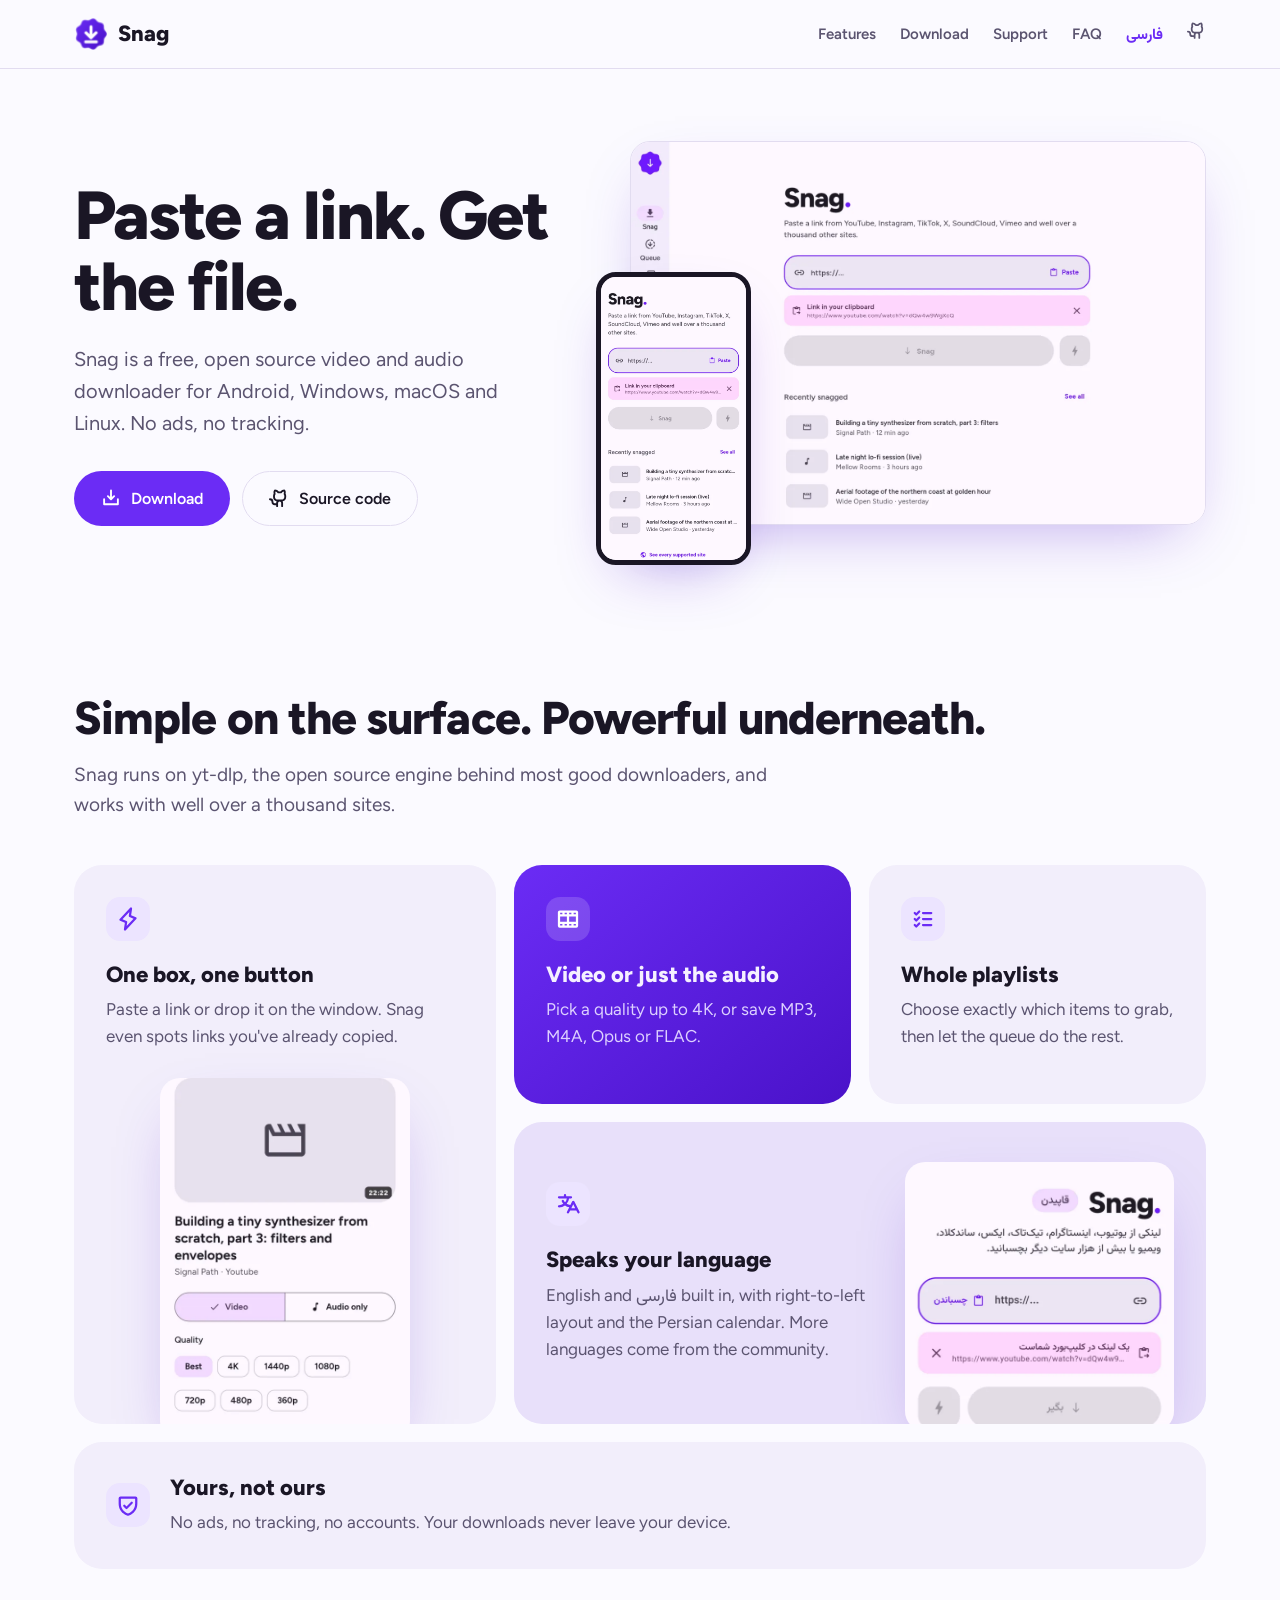
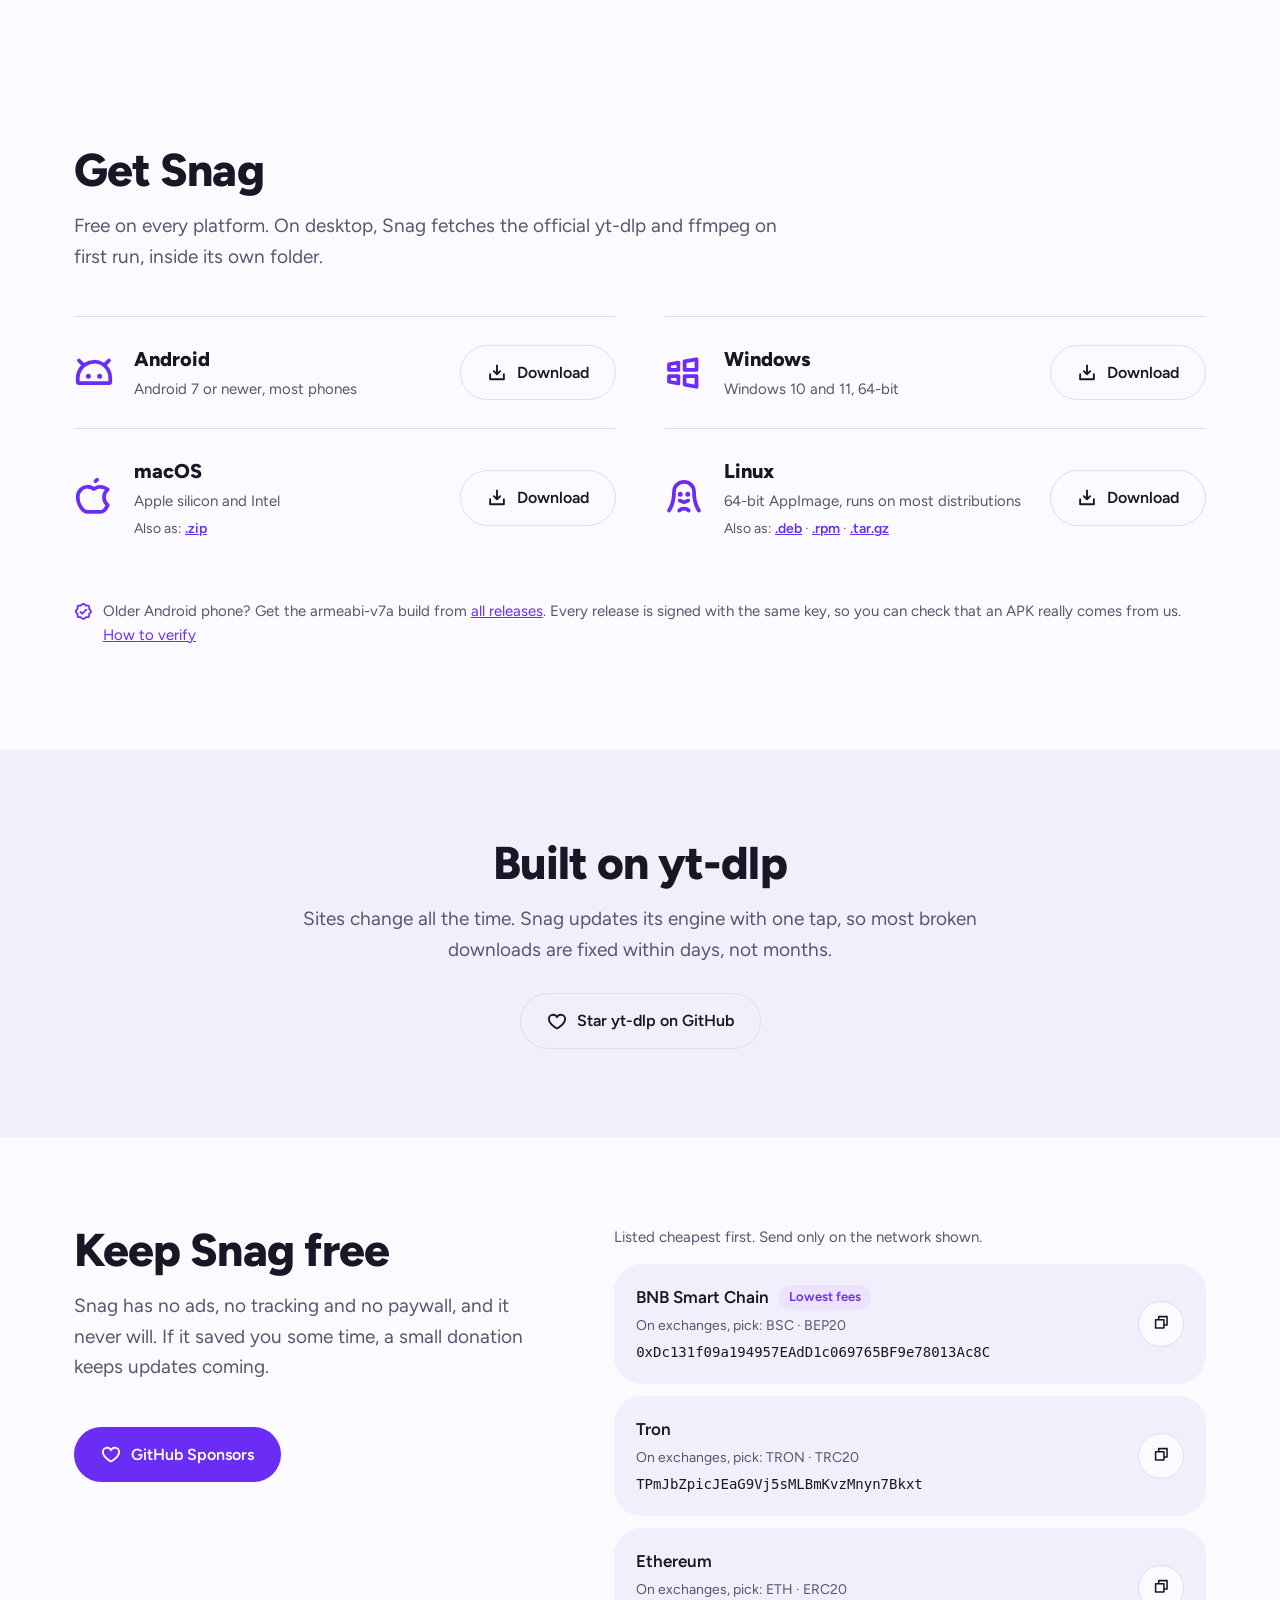
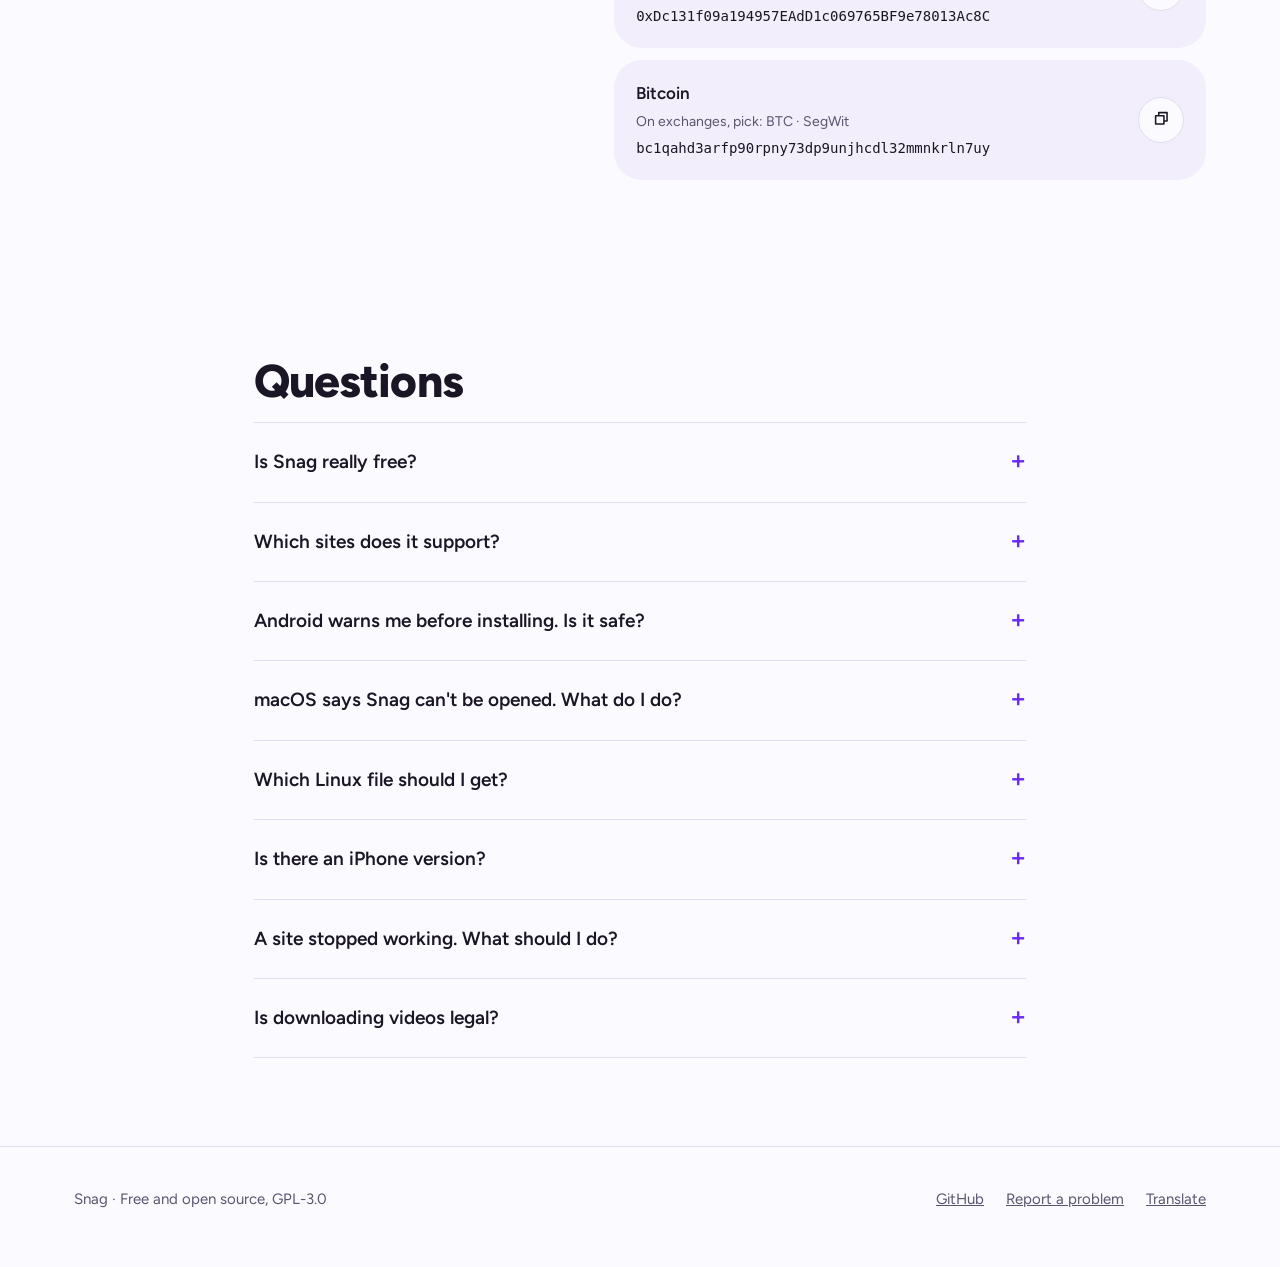
<file: docs/index.html>
<!doctype html>
<html lang="en" dir="ltr">
<head>
<meta charset="utf-8">
<meta name="viewport" content="width=device-width, initial-scale=1">
<title>Snag: Free Open Source Video Downloader for Android and PC</title>
<meta name="description" content="Paste a link, get the file. Snag downloads video and audio from YouTube, Instagram, TikTok and over a thousand sites. Free, open source, no ads.">
<link rel="canonical" href="https://salehtz.github.io/snag/">
<link rel="alternate" hreflang="en" href="https://salehtz.github.io/snag/">
<link rel="alternate" hreflang="fa" href="https://salehtz.github.io/snag/fa/">
<link rel="alternate" hreflang="x-default" href="https://salehtz.github.io/snag/">
<meta name="theme-color" content="#6b2cf5">
<link rel="icon" type="image/png" sizes="32x32" href="site/favicon-32.png">
<link rel="apple-touch-icon" href="site/apple-touch-icon.png">
<meta property="og:type" content="website">
<meta property="og:site_name" content="Snag">
<meta property="og:title" content="Snag: Free Open Source Video Downloader for Android and PC">
<meta property="og:description" content="Paste a link, get the file. Snag downloads video and audio from YouTube, Instagram, TikTok and over a thousand sites. Free, open source, no ads.">
<meta property="og:url" content="https://salehtz.github.io/snag/">
<meta property="og:image" content="https://salehtz.github.io/snag/site/og-image.png">
<meta property="og:image:width" content="1200">
<meta property="og:image:height" content="630">
<meta property="og:locale" content="en_US">
<meta name="twitter:card" content="summary_large_image">
<link rel="preload" href="site/fonts/Figtree-ExtraBold.ttf" as="font" type="font/ttf" crossorigin>
<link rel="stylesheet" href="site/style.css">
<script type="application/ld+json">{"@context": "https://schema.org", "@type": "SoftwareApplication", "name": "Snag", "description": "Paste a link, get the file. Snag downloads video and audio from YouTube, Instagram, TikTok and over a thousand sites. Free, open source, no ads.", "url": "https://salehtz.github.io/snag/", "image": "https://salehtz.github.io/snag/site/icon-512.png", "screenshot": "https://salehtz.github.io/snag/site/img/home_phone_light.webp", "applicationCategory": "MultimediaApplication", "operatingSystem": "Android, Windows, macOS, Linux", "offers": {"@type": "Offer", "price": "0", "priceCurrency": "USD"}, "license": "https://www.gnu.org/licenses/gpl-3.0.html", "downloadUrl": "https://github.com/SalehTZ/snag/releases/latest", "codeRepository": "https://github.com/SalehTZ/snag", "inLanguage": ["en", "fa"]}</script>
<script type="application/ld+json">{"@context": "https://schema.org", "@type": "FAQPage", "mainEntity": [{"@type": "Question", "name": "Is Snag really free?", "acceptedAnswer": {"@type": "Answer", "text": "Yes. Snag is open source under the GPL-3.0 license, with no ads, no tracking, no accounts and no paid version. Donations keep development going."}}, {"@type": "Question", "name": "Which sites does it support?", "acceptedAnswer": {"@type": "Answer", "text": "Anything yt-dlp supports, including YouTube, Instagram, TikTok, X, Facebook, SoundCloud, Vimeo, Twitch, Reddit and well over a thousand more."}}, {"@type": "Question", "name": "Android warns me before installing. Is it safe?", "acceptedAnswer": {"@type": "Answer", "text": "Snag isn't on Google Play yet, so Play Protect may say it hasn't seen the app before. The code is public, and every release is signed with the same key, which you can verify."}}, {"@type": "Question", "name": "macOS says Snag can't be opened. What do I do?", "acceptedAnswer": {"@type": "Answer", "text": "Snag isn't notarized by Apple, which needs a paid Apple developer account. Drag Snag from the DMG into Applications and open it once. Then go to System Settings, Privacy & Security, and click Open Anyway. You only need to do this once."}}, {"@type": "Question", "name": "Which Linux file should I get?", "acceptedAnswer": {"@type": "Answer", "text": "The AppImage runs on almost any distribution: make it executable and open it. To install Snag with your package manager and get it in your app menu, use the .deb on Debian, Ubuntu or Mint, or the .rpm on Fedora or openSUSE."}}, {"@type": "Question", "name": "Is there an iPhone version?", "acceptedAnswer": {"@type": "Answer", "text": "No. iOS doesn't allow apps to run yt-dlp. Snag runs on Android, Windows, macOS and Linux."}}, {"@type": "Question", "name": "A site stopped working. What should I do?", "acceptedAnswer": {"@type": "Answer", "text": "Open Settings, then Components, and update yt-dlp. You can also switch on the nightly version, where fixes for broken sites land first."}}, {"@type": "Question", "name": "Is downloading videos legal?", "acceptedAnswer": {"@type": "Answer", "text": "It depends on the content and where you live. Only download what you have the right to, and respect each site's terms."}}]}</script>
</head>
<body>
<header class="nav"><div class="wrap">
  <a class="brand" href="./"><img src="site/favicon-32.png" srcset="site/icon-512.png 2x" alt="" width="34" height="34">Snag</a>
  <nav class="nav-links"><a class="hide-sm" href="#features">Features</a><a class="hide-sm" href="#download">Download</a><a class="hide-sm" href="#support">Support</a><a class="hide-sm" href="#faq">FAQ</a><a class="lang" href="fa/" hreflang="fa" lang="fa">فارسی</a>
  <a href="https://github.com/SalehTZ/snag" aria-label="GitHub"><svg class="icon " aria-hidden="true" xmlns="http://www.w3.org/2000/svg" viewBox="0 0 256 256" fill="currentColor"><path d="M212.62,75.17A63.7,63.7,0,0,0,206.39,26,12,12,0,0,0,196,20a63.71,63.71,0,0,0-50,24H126A63.71,63.71,0,0,0,76,20a12,12,0,0,0-10.39,6,63.7,63.7,0,0,0-6.23,49.17A61.5,61.5,0,0,0,52,104v8a60.1,60.1,0,0,0,45.76,58.28A43.66,43.66,0,0,0,92,192v4H76a20,20,0,0,1-20-20,44.05,44.05,0,0,0-44-44,12,12,0,0,0,0,24,20,20,0,0,1,20,20,44.05,44.05,0,0,0,44,44H92v12a12,12,0,0,0,24,0V192a20,20,0,0,1,40,0v40a12,12,0,0,0,24,0V192a43.66,43.66,0,0,0-5.76-21.72A60.1,60.1,0,0,0,220,112v-8A61.5,61.5,0,0,0,212.62,75.17ZM196,112a36,36,0,0,1-36,36H112a36,36,0,0,1-36-36v-8a37.87,37.87,0,0,1,6.13-20.12,11.65,11.65,0,0,0,1.58-11.49,39.9,39.9,0,0,1-.4-27.72,39.87,39.87,0,0,1,26.41,17.8A12,12,0,0,0,119.82,68h32.35a12,12,0,0,0,10.11-5.53,39.84,39.84,0,0,1,26.41-17.8,39.9,39.9,0,0,1-.4,27.72,12,12,0,0,0,1.61,11.53A37.85,37.85,0,0,1,196,104Z"/></svg></a></nav>
</div></header>

<main>
<section class="hero"><div class="wrap">
  <div>
    <h1 class="rise">Paste a link. Get the file.</h1>
    <p class="rise rise-2">Snag is a free, open source video and audio downloader for Android, Windows, macOS and Linux. No ads, no tracking.</p>
    <div class="ctas rise rise-3">
      <a class="btn btn-primary" href="#download"><svg class="icon " aria-hidden="true" xmlns="http://www.w3.org/2000/svg" viewBox="0 0 256 256" fill="currentColor"><path d="M228,144v64a12,12,0,0,1-12,12H40a12,12,0,0,1-12-12V144a12,12,0,0,1,24,0v52H204V144a12,12,0,0,1,24,0Zm-108.49,8.49a12,12,0,0,0,17,0l40-40a12,12,0,0,0-17-17L140,115V32a12,12,0,0,0-24,0v83L96.49,95.51a12,12,0,0,0-17,17Z"/></svg>Download</a>
      <a class="btn btn-ghost" href="https://github.com/SalehTZ/snag"><svg class="icon " aria-hidden="true" xmlns="http://www.w3.org/2000/svg" viewBox="0 0 256 256" fill="currentColor"><path d="M212.62,75.17A63.7,63.7,0,0,0,206.39,26,12,12,0,0,0,196,20a63.71,63.71,0,0,0-50,24H126A63.71,63.71,0,0,0,76,20a12,12,0,0,0-10.39,6,63.7,63.7,0,0,0-6.23,49.17A61.5,61.5,0,0,0,52,104v8a60.1,60.1,0,0,0,45.76,58.28A43.66,43.66,0,0,0,92,192v4H76a20,20,0,0,1-20-20,44.05,44.05,0,0,0-44-44,12,12,0,0,0,0,24,20,20,0,0,1,20,20,44.05,44.05,0,0,0,44,44H92v12a12,12,0,0,0,24,0V192a20,20,0,0,1,40,0v40a12,12,0,0,0,24,0V192a43.66,43.66,0,0,0-5.76-21.72A60.1,60.1,0,0,0,220,112v-8A61.5,61.5,0,0,0,212.62,75.17ZM196,112a36,36,0,0,1-36,36H112a36,36,0,0,1-36-36v-8a37.87,37.87,0,0,1,6.13-20.12,11.65,11.65,0,0,0,1.58-11.49,39.9,39.9,0,0,1-.4-27.72,39.87,39.87,0,0,1,26.41,17.8A12,12,0,0,0,119.82,68h32.35a12,12,0,0,0,10.11-5.53,39.84,39.84,0,0,1,26.41-17.8,39.9,39.9,0,0,1-.4,27.72,12,12,0,0,0,1.61,11.53A37.85,37.85,0,0,1,196,104Z"/></svg>Source code</a>
    </div>
  </div>
  <div class="shots rise rise-2">
    <picture><source srcset="site/img/home_desktop_dark.webp" media="(prefers-color-scheme: dark)"><img class="desktop" src="site/img/home_desktop_light.webp" alt="Snag on a desktop computer, ready for a link" width="1400" height="933" fetchpriority="high" decoding="sync"></picture>
    <picture><source srcset="site/img/home_phone_dark.webp" media="(prefers-color-scheme: dark)"><img class="phone" src="site/img/home_phone_light.webp" alt="Snag on an Android phone" width="560" height="1213" fetchpriority="high" decoding="sync"></picture>
  </div>
</div></section>

<section id="features"><div class="wrap">
  <h2>Simple on the surface. Powerful underneath.</h2>
  <p class="lead">Snag runs on yt-dlp, the open source engine behind most good downloaders, and works with well over a thousand sites.</p>
  <div class="bento"><article class="cell cell-main"><div class="ic"><svg class="icon " aria-hidden="true" xmlns="http://www.w3.org/2000/svg" viewBox="0 0 256 256" fill="currentColor"><path d="M219.71,117.38a12,12,0,0,0-7.25-8.52L161.28,88.39l10.59-70.61a12,12,0,0,0-20.64-10l-112,120a12,12,0,0,0,4.31,19.33l51.18,20.47L84.13,238.22a12,12,0,0,0,20.64,10l112-120A12,12,0,0,0,219.71,117.38ZM113.6,203.55l6.27-41.77a12,12,0,0,0-7.41-12.92L68.74,131.37,142.4,52.45l-6.27,41.77a12,12,0,0,0,7.41,12.92l43.72,17.49Z"/></svg></div><h3>One box, one button</h3><p>Paste a link or drop it on the window. Snag even spots links you&#x27;ve already copied.</p><picture><source srcset="site/img/sheet_phone_dark.webp" media="(prefers-color-scheme: dark)"><img class="" src="site/img/sheet_phone_light.webp" alt="Choosing quality before a download" width="560" height="1213" loading="lazy" decoding="async"></picture></article><article class="cell cell-brand"><div class="ic"><svg class="icon " aria-hidden="true" xmlns="http://www.w3.org/2000/svg" viewBox="0 0 256 256" fill="currentColor"><path d="M216,36H40A20,20,0,0,0,20,56V200a20,20,0,0,0,20,20H216a20,20,0,0,0,20-20V56A20,20,0,0,0,216,36ZM44,100h72v56H44Zm96-24V60h24V76Zm-24,0H92V60h24Zm0,104v16H92V180Zm24,0h24v16H140Zm0-24V100h72v56Zm72-80H188V60h24ZM68,60V76H44V60ZM44,180H68v16H44Zm144,16V180h24v16Z"/></svg></div><h3>Video or just the audio</h3><p>Pick a quality up to 4K, or save MP3, M4A, Opus or FLAC.</p></article><article class="cell"><div class="ic"><svg class="icon " aria-hidden="true" xmlns="http://www.w3.org/2000/svg" viewBox="0 0 256 256" fill="currentColor"><path d="M228,128a12,12,0,0,1-12,12H128a12,12,0,0,1,0-24h88A12,12,0,0,1,228,128ZM128,76h88a12,12,0,0,0,0-24H128a12,12,0,0,0,0,24Zm88,104H128a12,12,0,0,0,0,24h88a12,12,0,0,0,0-24ZM79.51,39.51,56,63l-7.51-7.52a12,12,0,0,0-17,17l16,16a12,12,0,0,0,17,0l32-32a12,12,0,0,0-17-17Zm0,64L56,127l-7.51-7.52a12,12,0,1,0-17,17l16,16a12,12,0,0,0,17,0l32-32a12,12,0,0,0-17-17Zm0,64L56,191l-7.51-7.52a12,12,0,1,0-17,17l16,16a12,12,0,0,0,17,0l32-32a12,12,0,0,0-17-17Z"/></svg></div><h3>Whole playlists</h3><p>Choose exactly which items to grab, then let the queue do the rest.</p></article><article class="cell cell-wide"><div><div class="ic"><svg class="icon " aria-hidden="true" xmlns="http://www.w3.org/2000/svg" viewBox="0 0 256 256" fill="currentColor"><path d="M250.73,210.63l-56-112a12,12,0,0,0-21.46,0l-20.52,41A84.2,84.2,0,0,1,114,126.22,107.48,107.48,0,0,0,139.33,68H160a12,12,0,0,0,0-24H108V32a12,12,0,0,0-24,0V44H32a12,12,0,0,0,0,24h83.13A83.69,83.69,0,0,1,96,110.35,84,84,0,0,1,83.6,91a12,12,0,1,0-21.81,10A107.55,107.55,0,0,0,78,126.24,83.54,83.54,0,0,1,32,140a12,12,0,0,0,0,24,107.47,107.47,0,0,0,64-21.07,108.4,108.4,0,0,0,45.39,19.44l-24.13,48.26a12,12,0,1,0,21.46,10.73L151.41,196h65.17l12.68,25.36a12,12,0,1,0,21.47-10.73ZM163.41,172,184,130.83,204.58,172Z"/></svg></div><h3>Speaks your language</h3><p>English and فارسی built in, with right-to-left layout and the Persian calendar. More languages come from the community.</p></div><picture><img class="" src="site/img/fa_home_phone.webp" alt="Snag in Persian" width="560" height="1213" loading="lazy" decoding="async"></picture></article><article class="cell cell-full"><div class="ic"><svg class="icon " aria-hidden="true" xmlns="http://www.w3.org/2000/svg" viewBox="0 0 256 256" fill="currentColor"><path d="M208,36H48A20,20,0,0,0,28,56v56c0,54.29,26.32,87.22,48.4,105.29,23.71,19.39,47.44,26,48.44,26.29a12.1,12.1,0,0,0,6.32,0c1-.28,24.73-6.9,48.44-26.29,22.08-18.07,48.4-51,48.4-105.29V56A20,20,0,0,0,208,36Zm-4,76c0,35.71-13.09,64.69-38.91,86.15A126.28,126.28,0,0,1,128,219.38a126.14,126.14,0,0,1-37.09-21.23C65.09,176.69,52,147.71,52,112V60H204ZM79.51,144.49a12,12,0,1,1,17-17L112,143l47.51-47.52a12,12,0,0,1,17,17l-56,56a12,12,0,0,1-17,0Z"/></svg></div><div><h3>Yours, not ours</h3><p>No ads, no tracking, no accounts. Your downloads never leave your device.</p></div></article></div>
</div></section>

<section id="download"><div class="wrap">
  <h2>Get Snag</h2>
  <p class="lead">Free on every platform. On desktop, Snag fetches the official yt-dlp and ffmpeg on first run, inside its own folder.</p>
  <div class="platforms"><div class="platform"><svg class="icon " aria-hidden="true" xmlns="http://www.w3.org/2000/svg" viewBox="0 0 256 256" fill="currentColor"><path d="M180,148a16,16,0,1,1-16-16A16,16,0,0,1,180,148ZM92,132a16,16,0,1,0,16,16A16,16,0,0,0,92,132Zm152,28v24a20,20,0,0,1-20,20H32a20,20,0,0,1-20-20V161.13A117.35,117.35,0,0,1,45.72,78.69L23.51,56.49a12,12,0,0,1,17-17L64.3,63.33A114.35,114.35,0,0,1,127.59,44H128a115.15,115.15,0,0,1,63.89,19.14l23.62-23.63a12,12,0,0,1,17,17l-22,22A115.18,115.18,0,0,1,244,160Zm-24,0a92,92,0,0,0-92.33-92C77.12,68.18,36,110,36,161.13V180H220Z"/></svg><div class="info"><strong>Android</strong><small>Android 7 or newer, most phones</small></div><a class="btn btn-ghost" href="https://github.com/SalehTZ/snag/releases/latest/download/snag-android-arm64-v8a.apk"><svg class="icon " aria-hidden="true" xmlns="http://www.w3.org/2000/svg" viewBox="0 0 256 256" fill="currentColor"><path d="M228,144v64a12,12,0,0,1-12,12H40a12,12,0,0,1-12-12V144a12,12,0,0,1,24,0v52H204V144a12,12,0,0,1,24,0Zm-108.49,8.49a12,12,0,0,0,17,0l40-40a12,12,0,0,0-17-17L140,115V32a12,12,0,0,0-24,0v83L96.49,95.51a12,12,0,0,0-17,17Z"/></svg>Download</a></div><div class="platform"><svg class="icon " aria-hidden="true" xmlns="http://www.w3.org/2000/svg" viewBox="0 0 256 256" fill="currentColor"><path d="M99.69,51.88a12,12,0,0,0-9.84-2.6l-60,10.91A12,12,0,0,0,20,72v36a12,12,0,0,0,12,12H92a12,12,0,0,0,12-12V61.09A12,12,0,0,0,99.69,51.88ZM80,96H44V82l36-6.54ZM215.69,30.79a12,12,0,0,0-9.84-2.6L129.85,42A12,12,0,0,0,120,53.82V108a12,12,0,0,0,12,12h76a12,12,0,0,0,12-12V40A12,12,0,0,0,215.69,30.79ZM196,96H144V63.83l52-9.45ZM92,136H32a12,12,0,0,0-12,12v36a12,12,0,0,0,9.85,11.81l60,10.91A12,12,0,0,0,104,194.91V148A12,12,0,0,0,92,136ZM80,180.53,44,174V160H80ZM208,136H132a12,12,0,0,0-12,12v54.18A12,12,0,0,0,129.85,214l76,13.82A12,12,0,0,0,220,216V148A12,12,0,0,0,208,136Zm-12,65.62-52-9.45V160h52Z"/></svg><div class="info"><strong>Windows</strong><small>Windows 10 and 11, 64-bit</small></div><a class="btn btn-ghost" href="https://github.com/SalehTZ/snag/releases/latest/download/snag-windows-x64.zip"><svg class="icon " aria-hidden="true" xmlns="http://www.w3.org/2000/svg" viewBox="0 0 256 256" fill="currentColor"><path d="M228,144v64a12,12,0,0,1-12,12H40a12,12,0,0,1-12-12V144a12,12,0,0,1,24,0v52H204V144a12,12,0,0,1,24,0Zm-108.49,8.49a12,12,0,0,0,17,0l40-40a12,12,0,0,0-17-17L140,115V32a12,12,0,0,0-24,0v83L96.49,95.51a12,12,0,0,0-17,17Z"/></svg>Download</a></div><div class="platform"><svg class="icon " aria-hidden="true" xmlns="http://www.w3.org/2000/svg" viewBox="0 0 256 256" fill="currentColor"><path d="M227,168a12,12,0,0,0-4.21-5.09C207.25,152.22,204,133.68,204,120c0-16.17,12.68-30.6,20.25-37.76a12,12,0,0,0,0-17.43C210.89,52.17,188.81,44,168,44a76.29,76.29,0,0,0-40,11.37,75.59,75.59,0,0,0-93.58,11A78.64,78.64,0,0,0,12,123.51,131,131,0,0,0,53.43,216,43.81,43.81,0,0,0,83.6,228h87.69a43.87,43.87,0,0,0,32.05-13.85,127.63,127.63,0,0,0,18.4-25.39c1.57-2.88,3-5.71,4.14-8.41C227.47,176.67,229.12,172.87,227,168Zm-41.23,29.82A19.78,19.78,0,0,1,171.29,204H83.6a19.85,19.85,0,0,1-13.7-5.42A107.18,107.18,0,0,1,36,122.88,54.49,54.49,0,0,1,51.5,83.28,50.86,50.86,0,0,1,88,68h.72A51.5,51.5,0,0,1,120.48,79.4a12,12,0,0,0,15,0A51.41,51.41,0,0,1,168,68a67.24,67.24,0,0,1,29.88,7.4C186.26,89.66,180,105.13,180,120c0,23.33,7.47,42.89,21.25,56.19A103.3,103.3,0,0,1,185.76,197.81ZM128.75,13A43.83,43.83,0,0,1,142.17,1.51a12,12,0,0,1,11.64,21,19.84,19.84,0,0,0-6.11,5.24A12,12,0,0,1,128.75,13Z"/></svg><div class="info"><strong>macOS</strong><small>Apple silicon and Intel</small><span class="alt">Also as: <a href="https://github.com/SalehTZ/snag/releases/latest/download/snag-macos.zip" dir="ltr">.zip</a></span></div><a class="btn btn-ghost" href="https://github.com/SalehTZ/snag/releases/latest/download/snag-macos.dmg"><svg class="icon " aria-hidden="true" xmlns="http://www.w3.org/2000/svg" viewBox="0 0 256 256" fill="currentColor"><path d="M228,144v64a12,12,0,0,1-12,12H40a12,12,0,0,1-12-12V144a12,12,0,0,1,24,0v52H204V144a12,12,0,0,1,24,0Zm-108.49,8.49a12,12,0,0,0,17,0l40-40a12,12,0,0,0-17-17L140,115V32a12,12,0,0,0-24,0v83L96.49,95.51a12,12,0,0,0-17,17Z"/></svg>Download</a></div><div class="platform"><svg class="icon " aria-hidden="true" xmlns="http://www.w3.org/2000/svg" viewBox="0 0 256 256" fill="currentColor"><path d="M231.49,217.38a12,12,0,0,1-16.89-1.9C213.19,213.72,180,171.24,180,88A52,52,0,1,0,76,88c0,83.24-33.21,125.72-34.62,127.48A12,12,0,0,1,22.6,200.53C23,200,52,162.06,52,88a76,76,0,1,1,152,0c0,74.19,29.1,112.16,29.4,112.54A12,12,0,0,1,231.49,217.38ZM104,120a16,16,0,1,0-16-16A16,16,0,0,0,104,120Zm64-16a16,16,0,1,0-16,16A16,16,0,0,0,168,104ZM95.26,155l28,12a12,12,0,0,0,9.45,0l28-12A12,12,0,0,0,151.26,133l-23.27,10-23.27-10A12,12,0,0,0,95.26,155ZM128,184a57.12,57.12,0,0,0-38.66,15.15,12,12,0,0,0,16.23,17.69,32.86,32.86,0,0,1,44.85,0,12,12,0,1,0,16.23-17.69A57.1,57.1,0,0,0,128,184Z"/></svg><div class="info"><strong>Linux</strong><small>64-bit AppImage, runs on most distributions</small><span class="alt">Also as: <a href="https://github.com/SalehTZ/snag/releases/latest/download/snag-linux-x64.deb" dir="ltr">.deb</a> · <a href="https://github.com/SalehTZ/snag/releases/latest/download/snag-linux-x64.rpm" dir="ltr">.rpm</a> · <a href="https://github.com/SalehTZ/snag/releases/latest/download/snag-linux-x64.tar.gz" dir="ltr">.tar.gz</a></span></div><a class="btn btn-ghost" href="https://github.com/SalehTZ/snag/releases/latest/download/snag-linux-x64.AppImage"><svg class="icon " aria-hidden="true" xmlns="http://www.w3.org/2000/svg" viewBox="0 0 256 256" fill="currentColor"><path d="M228,144v64a12,12,0,0,1-12,12H40a12,12,0,0,1-12-12V144a12,12,0,0,1,24,0v52H204V144a12,12,0,0,1,24,0Zm-108.49,8.49a12,12,0,0,0,17,0l40-40a12,12,0,0,0-17-17L140,115V32a12,12,0,0,0-24,0v83L96.49,95.51a12,12,0,0,0-17,17Z"/></svg>Download</a></div></div>
  <p class="note"><svg class="icon " aria-hidden="true" xmlns="http://www.w3.org/2000/svg" viewBox="0 0 256 256" fill="currentColor"><path d="M228.75,100.05c-3.52-3.67-7.15-7.46-8.34-10.33-1.06-2.56-1.14-7.83-1.21-12.47-.15-10-.34-22.44-9.18-31.27s-21.27-9-31.27-9.18c-4.64-.07-9.91-.15-12.47-1.21-2.87-1.19-6.66-4.82-10.33-8.34C148.87,20.46,140.05,12,128,12s-20.87,8.46-27.95,15.25c-3.67,3.52-7.46,7.15-10.33,8.34-2.56,1.06-7.83,1.14-12.47,1.21C67.25,37,54.81,37.14,46,46S37,67.25,36.8,77.25c-.07,4.64-.15,9.91-1.21,12.47-1.19,2.87-4.82,6.66-8.34,10.33C20.46,107.13,12,116,12,128S20.46,148.87,27.25,156c3.52,3.67,7.15,7.46,8.34,10.33,1.06,2.56,1.14,7.83,1.21,12.47.15,10,.34,22.44,9.18,31.27s21.27,9,31.27,9.18c4.64.07,9.91.15,12.47,1.21,2.87,1.19,6.66,4.82,10.33,8.34C107.13,235.54,116,244,128,244s20.87-8.46,27.95-15.25c3.67-3.52,7.46-7.15,10.33-8.34,2.56-1.06,7.83-1.14,12.47-1.21,10-.15,22.44-.34,31.27-9.18s9-21.27,9.18-31.27c.07-4.64.15-9.91,1.21-12.47,1.19-2.87,4.82-6.66,8.34-10.33C235.54,148.87,244,140.05,244,128S235.54,107.13,228.75,100.05Zm-17.32,39.29c-4.82,5-10.28,10.72-13.19,17.76-2.82,6.8-2.93,14.16-3,21.29-.08,5.36-.19,12.71-2.15,14.66s-9.3,2.07-14.66,2.15c-7.13.11-14.49.22-21.29,3-7,2.91-12.73,8.37-17.76,13.19C135.78,214.84,130.4,220,128,220s-7.78-5.16-11.34-8.57c-5-4.82-10.72-10.28-17.76-13.19-6.8-2.82-14.16-2.93-21.29-3-5.36-.08-12.71-.19-14.66-2.15s-2.07-9.3-2.15-14.66c-.11-7.13-.22-14.49-3-21.29-2.91-7-8.37-12.73-13.19-17.76C41.16,135.78,36,130.4,36,128s5.16-7.78,8.57-11.34c4.82-5,10.28-10.72,13.19-17.76,2.82-6.8,2.93-14.16,3-21.29C60.88,72.25,61,64.9,63,63s9.3-2.07,14.66-2.15c7.13-.11,14.49-.22,21.29-3,7-2.91,12.73-8.37,17.76-13.19C120.22,41.16,125.6,36,128,36s7.78,5.16,11.34,8.57c5,4.82,10.72,10.28,17.76,13.19,6.8,2.82,14.16,2.93,21.29,3,5.36.08,12.71.19,14.66,2.15s2.07,9.3,2.15,14.66c.11,7.13.22,14.49,3,21.29,2.91,7,8.37,12.73,13.19,17.76,3.41,3.56,8.57,8.94,8.57,11.34S214.84,135.78,211.43,139.34ZM176.49,95.51a12,12,0,0,1,0,17l-56,56a12,12,0,0,1-17,0l-24-24a12,12,0,1,1,17-17L112,143l47.51-47.52A12,12,0,0,1,176.49,95.51Z"/></svg><span>Older Android phone? Get the armeabi-v7a build from <a href="https://github.com/SalehTZ/snag/releases/latest">all releases</a>. Every release is signed with the same key, so you can check that an APK really comes from us. <a href="https://github.com/SalehTZ/snag#readme">How to verify</a></span></p>
</div></section>

<section class="engine"><div class="wrap">
  <h2>Built on yt-dlp</h2>
  <p>Sites change all the time. Snag updates its engine with one tap, so most broken downloads are fixed within days, not months.</p>
  <a class="btn btn-ghost" href="https://github.com/yt-dlp/yt-dlp"><svg class="icon " aria-hidden="true" xmlns="http://www.w3.org/2000/svg" viewBox="0 0 256 256" fill="currentColor"><path d="M178,36c-20.09,0-37.92,7.93-50,21.56C115.92,43.93,98.09,36,78,36a66.08,66.08,0,0,0-66,66c0,72.34,105.81,130.14,110.31,132.57a12,12,0,0,0,11.38,0C138.19,232.14,244,174.34,244,102A66.08,66.08,0,0,0,178,36Zm-5.49,142.36A328.69,328.69,0,0,1,128,210.16a328.69,328.69,0,0,1-44.51-31.8C61.82,159.77,36,131.42,36,102A42,42,0,0,1,78,60c17.8,0,32.7,9.4,38.89,24.54a12,12,0,0,0,22.22,0C145.3,69.4,160.2,60,178,60a42,42,0,0,1,42,42C220,131.42,194.18,159.77,172.51,178.36Z"/></svg>Star yt-dlp on GitHub</a>
</div></section>

<section id="support" class="support"><div class="wrap">
  <div>
    <h2>Keep Snag free</h2>
    <p class="lead">Snag has no ads, no tracking and no paywall, and it never will. If it saved you some time, a small donation keeps updates coming.</p>
    <a class="btn btn-primary" href="https://github.com/sponsors/SalehTZ"><svg class="icon " aria-hidden="true" xmlns="http://www.w3.org/2000/svg" viewBox="0 0 256 256" fill="currentColor"><path d="M178,36c-20.09,0-37.92,7.93-50,21.56C115.92,43.93,98.09,36,78,36a66.08,66.08,0,0,0-66,66c0,72.34,105.81,130.14,110.31,132.57a12,12,0,0,0,11.38,0C138.19,232.14,244,174.34,244,102A66.08,66.08,0,0,0,178,36Zm-5.49,142.36A328.69,328.69,0,0,1,128,210.16a328.69,328.69,0,0,1-44.51-31.8C61.82,159.77,36,131.42,36,102A42,42,0,0,1,78,60c17.8,0,32.7,9.4,38.89,24.54a12,12,0,0,0,22.22,0C145.3,69.4,160.2,60,178,60a42,42,0,0,1,42,42C220,131.42,194.18,159.77,172.51,178.36Z"/></svg>GitHub Sponsors</a>
  </div>
  <div>
    <p class="note" style="margin-top:0">Listed cheapest first. Send only on the network shown.</p>
    <div class="wallets"><div class="wallet"><div class="net">BNB Smart Chain<span class="pill">Lowest fees</span></div><div class="pick">On exchanges, pick: <span class="ltr">BSC · BEP20</span></div><code>0xDc131f09a194957EAdD1c069765BF9e78013Ac8C</code><button class="copy" type="button" data-copy="0xDc131f09a194957EAdD1c069765BF9e78013Ac8C" aria-label="Copy address: BNB Smart Chain"><span class="todo"><svg class="icon " aria-hidden="true" xmlns="http://www.w3.org/2000/svg" viewBox="0 0 256 256" fill="currentColor"><path d="M216,28H88A12,12,0,0,0,76,40V76H40A12,12,0,0,0,28,88V216a12,12,0,0,0,12,12H168a12,12,0,0,0,12-12V180h36a12,12,0,0,0,12-12V40A12,12,0,0,0,216,28ZM156,204H52V100H156Zm48-48H180V88a12,12,0,0,0-12-12H100V52H204Z"/></svg></span><span class="done"><svg class="icon " aria-hidden="true" xmlns="http://www.w3.org/2000/svg" viewBox="0 0 256 256" fill="currentColor"><path d="M232.49,80.49l-128,128a12,12,0,0,1-17,0l-56-56a12,12,0,1,1,17-17L96,183,215.51,63.51a12,12,0,0,1,17,17Z"/></svg></span></button></div><div class="wallet"><div class="net">Tron</div><div class="pick">On exchanges, pick: <span class="ltr">TRON · TRC20</span></div><code>TPmJbZpicJEaG9Vj5sMLBmKvzMnyn7Bkxt</code><button class="copy" type="button" data-copy="TPmJbZpicJEaG9Vj5sMLBmKvzMnyn7Bkxt" aria-label="Copy address: Tron"><span class="todo"><svg class="icon " aria-hidden="true" xmlns="http://www.w3.org/2000/svg" viewBox="0 0 256 256" fill="currentColor"><path d="M216,28H88A12,12,0,0,0,76,40V76H40A12,12,0,0,0,28,88V216a12,12,0,0,0,12,12H168a12,12,0,0,0,12-12V180h36a12,12,0,0,0,12-12V40A12,12,0,0,0,216,28ZM156,204H52V100H156Zm48-48H180V88a12,12,0,0,0-12-12H100V52H204Z"/></svg></span><span class="done"><svg class="icon " aria-hidden="true" xmlns="http://www.w3.org/2000/svg" viewBox="0 0 256 256" fill="currentColor"><path d="M232.49,80.49l-128,128a12,12,0,0,1-17,0l-56-56a12,12,0,1,1,17-17L96,183,215.51,63.51a12,12,0,0,1,17,17Z"/></svg></span></button></div><div class="wallet"><div class="net">Ethereum</div><div class="pick">On exchanges, pick: <span class="ltr">ETH · ERC20</span></div><code>0xDc131f09a194957EAdD1c069765BF9e78013Ac8C</code><button class="copy" type="button" data-copy="0xDc131f09a194957EAdD1c069765BF9e78013Ac8C" aria-label="Copy address: Ethereum"><span class="todo"><svg class="icon " aria-hidden="true" xmlns="http://www.w3.org/2000/svg" viewBox="0 0 256 256" fill="currentColor"><path d="M216,28H88A12,12,0,0,0,76,40V76H40A12,12,0,0,0,28,88V216a12,12,0,0,0,12,12H168a12,12,0,0,0,12-12V180h36a12,12,0,0,0,12-12V40A12,12,0,0,0,216,28ZM156,204H52V100H156Zm48-48H180V88a12,12,0,0,0-12-12H100V52H204Z"/></svg></span><span class="done"><svg class="icon " aria-hidden="true" xmlns="http://www.w3.org/2000/svg" viewBox="0 0 256 256" fill="currentColor"><path d="M232.49,80.49l-128,128a12,12,0,0,1-17,0l-56-56a12,12,0,1,1,17-17L96,183,215.51,63.51a12,12,0,0,1,17,17Z"/></svg></span></button></div><div class="wallet"><div class="net">Bitcoin</div><div class="pick">On exchanges, pick: <span class="ltr">BTC · SegWit</span></div><code>bc1qahd3arfp90rpny73dp9unjhcdl32mmnkrln7uy</code><button class="copy" type="button" data-copy="bc1qahd3arfp90rpny73dp9unjhcdl32mmnkrln7uy" aria-label="Copy address: Bitcoin"><span class="todo"><svg class="icon " aria-hidden="true" xmlns="http://www.w3.org/2000/svg" viewBox="0 0 256 256" fill="currentColor"><path d="M216,28H88A12,12,0,0,0,76,40V76H40A12,12,0,0,0,28,88V216a12,12,0,0,0,12,12H168a12,12,0,0,0,12-12V180h36a12,12,0,0,0,12-12V40A12,12,0,0,0,216,28ZM156,204H52V100H156Zm48-48H180V88a12,12,0,0,0-12-12H100V52H204Z"/></svg></span><span class="done"><svg class="icon " aria-hidden="true" xmlns="http://www.w3.org/2000/svg" viewBox="0 0 256 256" fill="currentColor"><path d="M232.49,80.49l-128,128a12,12,0,0,1-17,0l-56-56a12,12,0,1,1,17-17L96,183,215.51,63.51a12,12,0,0,1,17,17Z"/></svg></span></button></div></div>
  </div>
</div></section>

<section id="faq" class="faq"><div class="wrap">
  <h2>Questions</h2>
  <details><summary>Is Snag really free?</summary><p>Yes. Snag is open source under the GPL-3.0 license, with no ads, no tracking, no accounts and no paid version. Donations keep development going.</p></details><details><summary>Which sites does it support?</summary><p>Anything yt-dlp supports, including YouTube, Instagram, TikTok, X, Facebook, SoundCloud, Vimeo, Twitch, Reddit and well over a thousand more.</p></details><details><summary>Android warns me before installing. Is it safe?</summary><p>Snag isn&#x27;t on Google Play yet, so Play Protect may say it hasn&#x27;t seen the app before. The code is public, and every release is signed with the same key, which you can verify.</p></details><details><summary>macOS says Snag can&#x27;t be opened. What do I do?</summary><p>Snag isn&#x27;t notarized by Apple, which needs a paid Apple developer account. Drag Snag from the DMG into Applications and open it once. Then go to System Settings, Privacy &amp; Security, and click Open Anyway. You only need to do this once.</p></details><details><summary>Which Linux file should I get?</summary><p>The AppImage runs on almost any distribution: make it executable and open it. To install Snag with your package manager and get it in your app menu, use the .deb on Debian, Ubuntu or Mint, or the .rpm on Fedora or openSUSE.</p></details><details><summary>Is there an iPhone version?</summary><p>No. iOS doesn&#x27;t allow apps to run yt-dlp. Snag runs on Android, Windows, macOS and Linux.</p></details><details><summary>A site stopped working. What should I do?</summary><p>Open Settings, then Components, and update yt-dlp. You can also switch on the nightly version, where fixes for broken sites land first.</p></details><details><summary>Is downloading videos legal?</summary><p>It depends on the content and where you live. Only download what you have the right to, and respect each site&#x27;s terms.</p></details>
</div></section>
</main>

<footer><div class="wrap">
  <span>Snag · Free and open source, GPL-3.0</span>
  <nav><a href="https://github.com/SalehTZ/snag">GitHub</a><a href="https://github.com/SalehTZ/snag/issues">Report a problem</a><a href="https://hosted.weblate.org/engage/snag/">Translate</a></nav>
</div></footer>

<script>
document.querySelectorAll("[data-copy]").forEach((b) => b.addEventListener("click", async () => {
  try { await navigator.clipboard.writeText(b.dataset.copy); } catch (_) { return; }
  b.classList.add("copied");
  setTimeout(() => b.classList.remove("copied"), 1600);
}));
</script>
</body>
</html>
</file>
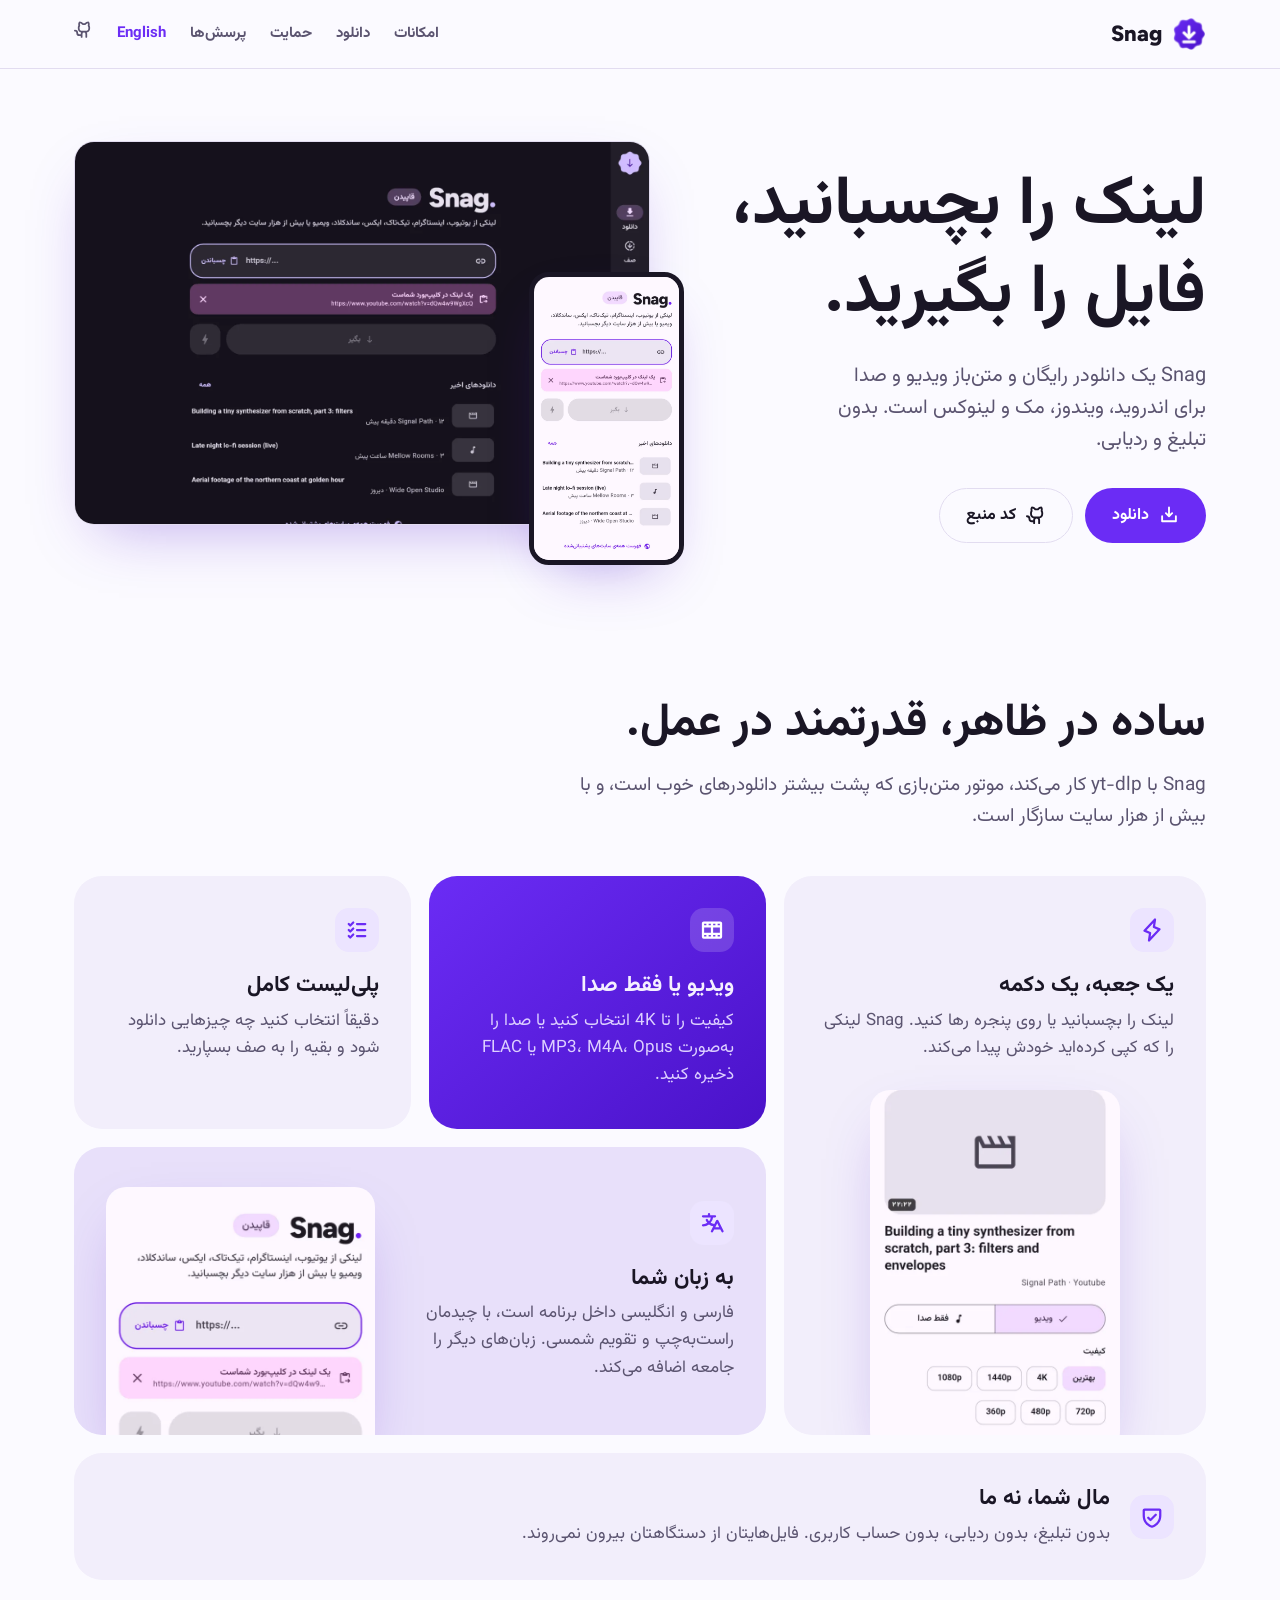
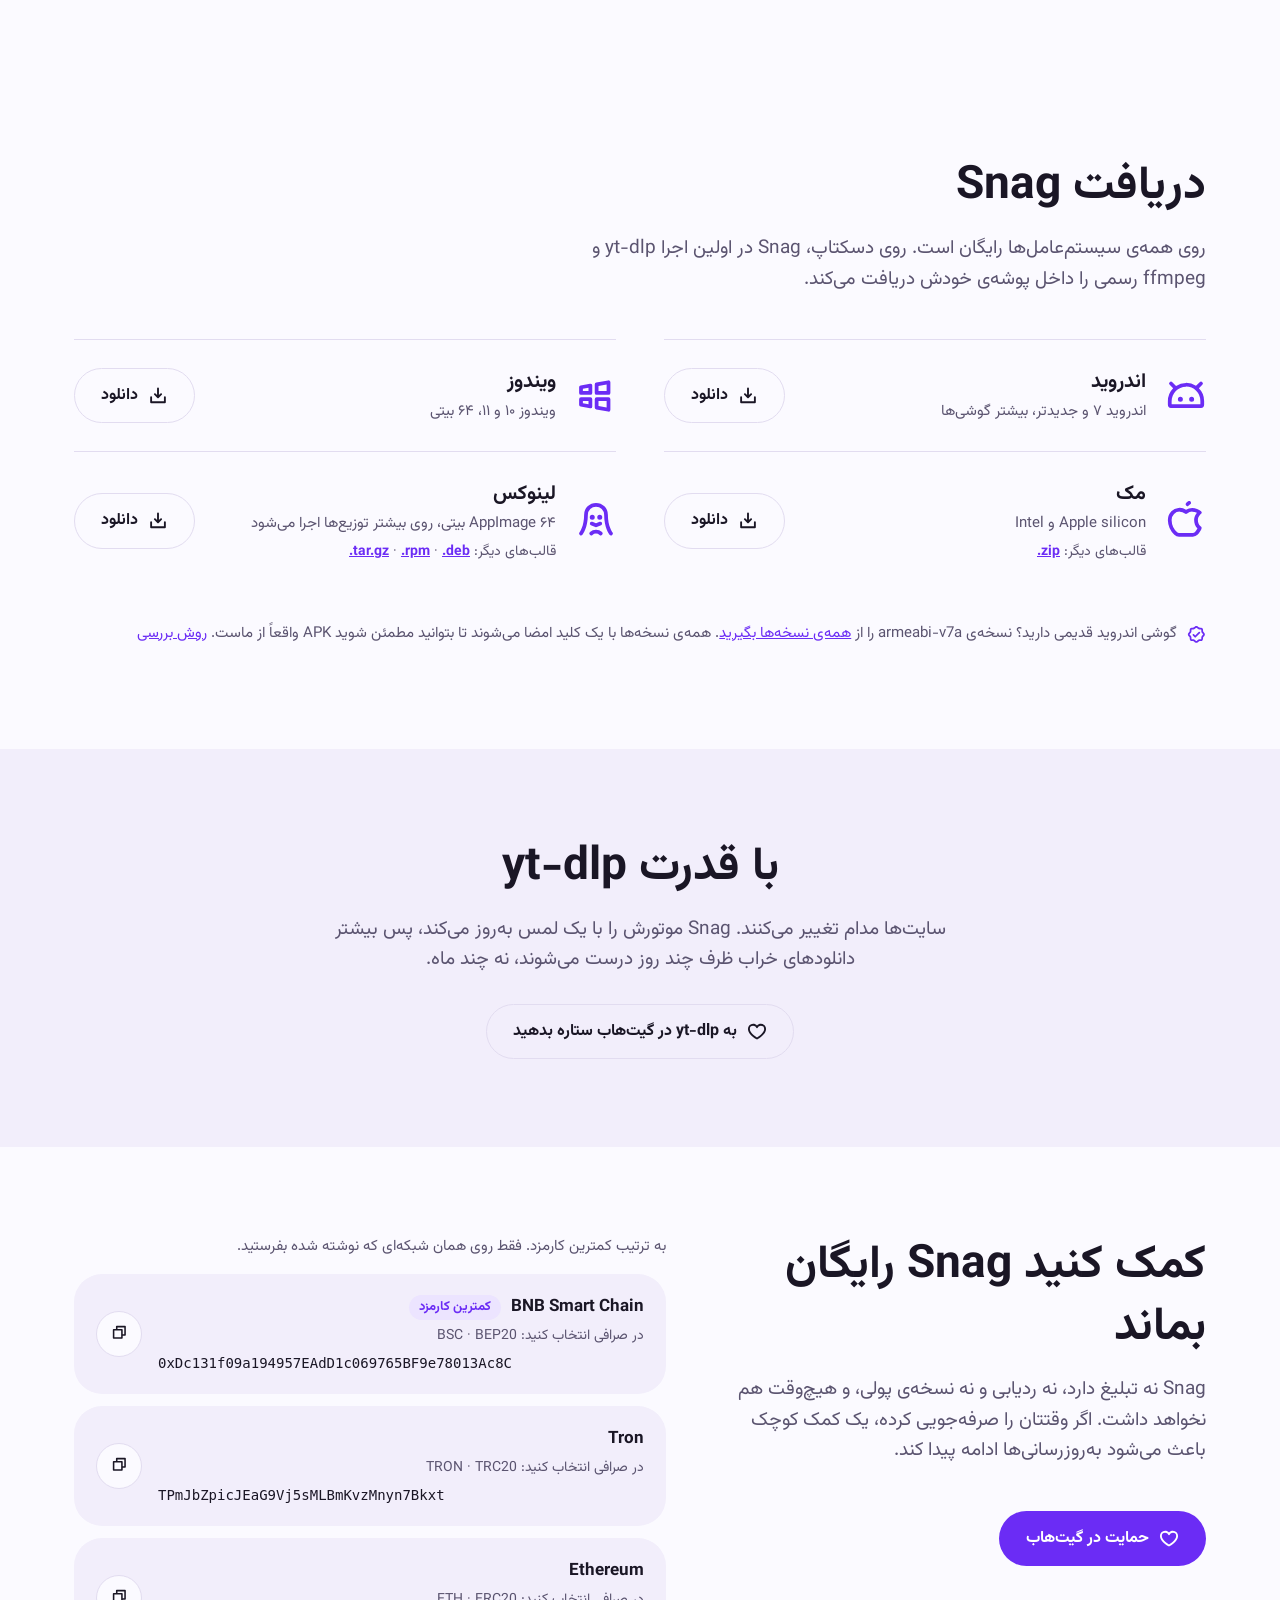
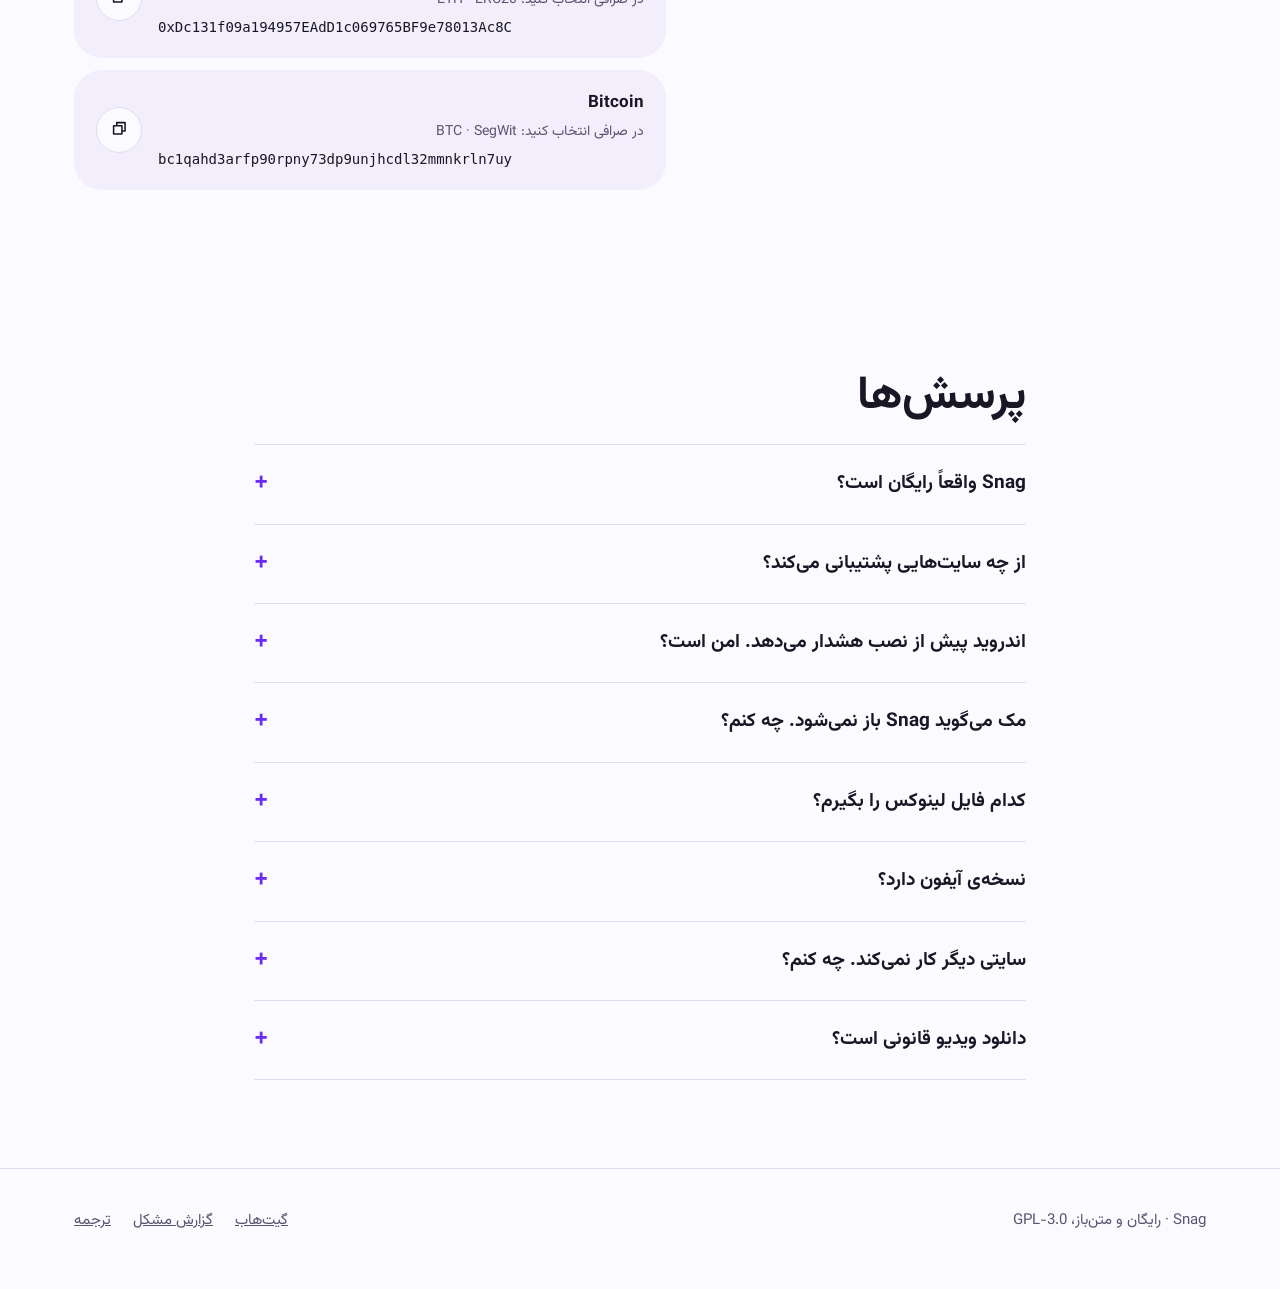
<file: docs/fa/index.html>
<!doctype html>
<html lang="fa" dir="rtl">
<head>
<meta charset="utf-8">
<meta name="viewport" content="width=device-width, initial-scale=1">
<title>Snag: دانلودر رایگان و متن‌باز ویدیو برای اندروید و کامپیوتر</title>
<meta name="description" content="لینک را بچسبانید و فایل را بگیرید. Snag ویدیو و صدا را از یوتیوب، اینستاگرام، تیک‌تاک و بیش از هزار سایت دانلود می‌کند. رایگان، متن‌باز و بدون تبلیغ.">
<link rel="canonical" href="https://salehtz.github.io/snag/fa/">
<link rel="alternate" hreflang="en" href="https://salehtz.github.io/snag/">
<link rel="alternate" hreflang="fa" href="https://salehtz.github.io/snag/fa/">
<link rel="alternate" hreflang="x-default" href="https://salehtz.github.io/snag/">
<meta name="theme-color" content="#6b2cf5">
<link rel="icon" type="image/png" sizes="32x32" href="../site/favicon-32.png">
<link rel="apple-touch-icon" href="../site/apple-touch-icon.png">
<meta property="og:type" content="website">
<meta property="og:site_name" content="Snag">
<meta property="og:title" content="Snag: دانلودر رایگان و متن‌باز ویدیو برای اندروید و کامپیوتر">
<meta property="og:description" content="لینک را بچسبانید و فایل را بگیرید. Snag ویدیو و صدا را از یوتیوب، اینستاگرام، تیک‌تاک و بیش از هزار سایت دانلود می‌کند. رایگان، متن‌باز و بدون تبلیغ.">
<meta property="og:url" content="https://salehtz.github.io/snag/fa/">
<meta property="og:image" content="https://salehtz.github.io/snag/site/og-image.png">
<meta property="og:image:width" content="1200">
<meta property="og:image:height" content="630">
<meta property="og:locale" content="fa_IR">
<meta name="twitter:card" content="summary_large_image">
<link rel="preload" href="../site/fonts/Vazirmatn-Bold.ttf" as="font" type="font/ttf" crossorigin>
<link rel="stylesheet" href="../site/style.css">
<script type="application/ld+json">{"@context": "https://schema.org", "@type": "SoftwareApplication", "name": "Snag", "description": "لینک را بچسبانید و فایل را بگیرید. Snag ویدیو و صدا را از یوتیوب، اینستاگرام، تیک‌تاک و بیش از هزار سایت دانلود می‌کند. رایگان، متن‌باز و بدون تبلیغ.", "url": "https://salehtz.github.io/snag/fa/", "image": "https://salehtz.github.io/snag/site/icon-512.png", "screenshot": "https://salehtz.github.io/snag/site/img/home_phone_light.webp", "applicationCategory": "MultimediaApplication", "operatingSystem": "Android, Windows, macOS, Linux", "offers": {"@type": "Offer", "price": "0", "priceCurrency": "USD"}, "license": "https://www.gnu.org/licenses/gpl-3.0.html", "downloadUrl": "https://github.com/SalehTZ/snag/releases/latest", "codeRepository": "https://github.com/SalehTZ/snag", "inLanguage": ["en", "fa"]}</script>
<script type="application/ld+json">{"@context": "https://schema.org", "@type": "FAQPage", "mainEntity": [{"@type": "Question", "name": "Snag واقعاً رایگان است؟", "acceptedAnswer": {"@type": "Answer", "text": "بله. Snag تحت مجوز GPL-3.0 متن‌باز است و تبلیغ، ردیابی، حساب کاربری یا نسخه‌ی پولی ندارد. کمک‌های مالی باعث ادامه‌ی توسعه می‌شوند."}}, {"@type": "Question", "name": "از چه سایت‌هایی پشتیبانی می‌کند؟", "acceptedAnswer": {"@type": "Answer", "text": "هر سایتی که yt-dlp پشتیبانی کند، از جمله یوتیوب، اینستاگرام، تیک‌تاک، ایکس، فیسبوک، ساندکلاد، ویمیو، توییچ، ردیت و بیش از هزار سایت دیگر."}}, {"@type": "Question", "name": "اندروید پیش از نصب هشدار می‌دهد. امن است؟", "acceptedAnswer": {"@type": "Answer", "text": "Snag هنوز در گوگل‌پلی نیست، پس Play Protect ممکن است بگوید این برنامه را قبلاً ندیده است. کد آن عمومی است و همه‌ی نسخه‌ها با یک کلید امضا می‌شوند که می‌توانید بررسی‌اش کنید."}}, {"@type": "Question", "name": "مک می‌گوید Snag باز نمی‌شود. چه کنم؟", "acceptedAnswer": {"@type": "Answer", "text": "Snag توسط اپل notarize نشده، چون این کار حساب توسعه‌دهنده‌ی پولی اپل لازم دارد. Snag را از فایل DMG به پوشه‌ی Applications بکشید و یک بار بازش کنید. بعد به System Settings، بخش Privacy & Security بروید و Open Anyway را بزنید. این کار فقط یک بار لازم است."}}, {"@type": "Question", "name": "کدام فایل لینوکس را بگیرم؟", "acceptedAnswer": {"@type": "Answer", "text": "فایل AppImage تقریباً روی همه‌ی توزیع‌ها کار می‌کند: آن را اجرایی کنید و باز کنید. برای نصب با مدیر بسته و دیدن Snag در منوی برنامه‌ها، روی دبیان، اوبونتو یا مینت فایل .deb و روی فدورا یا اوپن‌سوزه فایل .rpm را بگیرید."}}, {"@type": "Question", "name": "نسخه‌ی آیفون دارد؟", "acceptedAnswer": {"@type": "Answer", "text": "نه. iOS به برنامه‌ها اجازه‌ی اجرای yt-dlp نمی‌دهد. Snag روی اندروید، ویندوز، مک و لینوکس کار می‌کند."}}, {"@type": "Question", "name": "سایتی دیگر کار نمی‌کند. چه کنم؟", "acceptedAnswer": {"@type": "Answer", "text": "به تنظیمات، بخش اجزا بروید و yt-dlp را به‌روز کنید. می‌توانید نسخه‌ی شبانه را هم روشن کنید که رفع مشکل سایت‌ها زودتر از همه در آن می‌رسد."}}, {"@type": "Question", "name": "دانلود ویدیو قانونی است؟", "acceptedAnswer": {"@type": "Answer", "text": "به محتوا و محل زندگی شما بستگی دارد. فقط چیزی را دانلود کنید که حق دانلودش را دارید و به قوانین هر سایت احترام بگذارید."}}]}</script>
</head>
<body>
<header class="nav"><div class="wrap">
  <a class="brand" href="../"><img src="../site/favicon-32.png" srcset="../site/icon-512.png 2x" alt="" width="34" height="34">Snag</a>
  <nav class="nav-links"><a class="hide-sm" href="#features">امکانات</a><a class="hide-sm" href="#download">دانلود</a><a class="hide-sm" href="#support">حمایت</a><a class="hide-sm" href="#faq">پرسش‌ها</a><a class="lang" href="../" hreflang="en" lang="en">English</a>
  <a href="https://github.com/SalehTZ/snag" aria-label="GitHub"><svg class="icon " aria-hidden="true" xmlns="http://www.w3.org/2000/svg" viewBox="0 0 256 256" fill="currentColor"><path d="M212.62,75.17A63.7,63.7,0,0,0,206.39,26,12,12,0,0,0,196,20a63.71,63.71,0,0,0-50,24H126A63.71,63.71,0,0,0,76,20a12,12,0,0,0-10.39,6,63.7,63.7,0,0,0-6.23,49.17A61.5,61.5,0,0,0,52,104v8a60.1,60.1,0,0,0,45.76,58.28A43.66,43.66,0,0,0,92,192v4H76a20,20,0,0,1-20-20,44.05,44.05,0,0,0-44-44,12,12,0,0,0,0,24,20,20,0,0,1,20,20,44.05,44.05,0,0,0,44,44H92v12a12,12,0,0,0,24,0V192a20,20,0,0,1,40,0v40a12,12,0,0,0,24,0V192a43.66,43.66,0,0,0-5.76-21.72A60.1,60.1,0,0,0,220,112v-8A61.5,61.5,0,0,0,212.62,75.17ZM196,112a36,36,0,0,1-36,36H112a36,36,0,0,1-36-36v-8a37.87,37.87,0,0,1,6.13-20.12,11.65,11.65,0,0,0,1.58-11.49,39.9,39.9,0,0,1-.4-27.72,39.87,39.87,0,0,1,26.41,17.8A12,12,0,0,0,119.82,68h32.35a12,12,0,0,0,10.11-5.53,39.84,39.84,0,0,1,26.41-17.8,39.9,39.9,0,0,1-.4,27.72,12,12,0,0,0,1.61,11.53A37.85,37.85,0,0,1,196,104Z"/></svg></a></nav>
</div></header>

<main>
<section class="hero"><div class="wrap">
  <div>
    <h1 class="rise">لینک را بچسبانید، فایل را بگیرید.</h1>
    <p class="rise rise-2">Snag یک دانلودر رایگان و متن‌باز ویدیو و صدا برای اندروید، ویندوز، مک و لینوکس است. بدون تبلیغ و ردیابی.</p>
    <div class="ctas rise rise-3">
      <a class="btn btn-primary" href="#download"><svg class="icon " aria-hidden="true" xmlns="http://www.w3.org/2000/svg" viewBox="0 0 256 256" fill="currentColor"><path d="M228,144v64a12,12,0,0,1-12,12H40a12,12,0,0,1-12-12V144a12,12,0,0,1,24,0v52H204V144a12,12,0,0,1,24,0Zm-108.49,8.49a12,12,0,0,0,17,0l40-40a12,12,0,0,0-17-17L140,115V32a12,12,0,0,0-24,0v83L96.49,95.51a12,12,0,0,0-17,17Z"/></svg>دانلود</a>
      <a class="btn btn-ghost" href="https://github.com/SalehTZ/snag"><svg class="icon " aria-hidden="true" xmlns="http://www.w3.org/2000/svg" viewBox="0 0 256 256" fill="currentColor"><path d="M212.62,75.17A63.7,63.7,0,0,0,206.39,26,12,12,0,0,0,196,20a63.71,63.71,0,0,0-50,24H126A63.71,63.71,0,0,0,76,20a12,12,0,0,0-10.39,6,63.7,63.7,0,0,0-6.23,49.17A61.5,61.5,0,0,0,52,104v8a60.1,60.1,0,0,0,45.76,58.28A43.66,43.66,0,0,0,92,192v4H76a20,20,0,0,1-20-20,44.05,44.05,0,0,0-44-44,12,12,0,0,0,0,24,20,20,0,0,1,20,20,44.05,44.05,0,0,0,44,44H92v12a12,12,0,0,0,24,0V192a20,20,0,0,1,40,0v40a12,12,0,0,0,24,0V192a43.66,43.66,0,0,0-5.76-21.72A60.1,60.1,0,0,0,220,112v-8A61.5,61.5,0,0,0,212.62,75.17ZM196,112a36,36,0,0,1-36,36H112a36,36,0,0,1-36-36v-8a37.87,37.87,0,0,1,6.13-20.12,11.65,11.65,0,0,0,1.58-11.49,39.9,39.9,0,0,1-.4-27.72,39.87,39.87,0,0,1,26.41,17.8A12,12,0,0,0,119.82,68h32.35a12,12,0,0,0,10.11-5.53,39.84,39.84,0,0,1,26.41-17.8,39.9,39.9,0,0,1-.4,27.72,12,12,0,0,0,1.61,11.53A37.85,37.85,0,0,1,196,104Z"/></svg>کد منبع</a>
    </div>
  </div>
  <div class="shots rise rise-2">
    <picture><img class="desktop" src="../site/img/fa_home_desktop_dark.webp" alt="Snag روی کامپیوتر، آماده‌ی دریافت لینک" width="1400" height="933" fetchpriority="high" decoding="sync"></picture>
    <picture><img class="phone" src="../site/img/fa_home_phone.webp" alt="Snag روی گوشی اندروید" width="560" height="1213" fetchpriority="high" decoding="sync"></picture>
  </div>
</div></section>

<section id="features"><div class="wrap">
  <h2>ساده در ظاهر، قدرتمند در عمل.</h2>
  <p class="lead">Snag با yt-dlp کار می‌کند، موتور متن‌بازی که پشت بیشتر دانلودرهای خوب است، و با بیش از هزار سایت سازگار است.</p>
  <div class="bento"><article class="cell cell-main"><div class="ic"><svg class="icon " aria-hidden="true" xmlns="http://www.w3.org/2000/svg" viewBox="0 0 256 256" fill="currentColor"><path d="M219.71,117.38a12,12,0,0,0-7.25-8.52L161.28,88.39l10.59-70.61a12,12,0,0,0-20.64-10l-112,120a12,12,0,0,0,4.31,19.33l51.18,20.47L84.13,238.22a12,12,0,0,0,20.64,10l112-120A12,12,0,0,0,219.71,117.38ZM113.6,203.55l6.27-41.77a12,12,0,0,0-7.41-12.92L68.74,131.37,142.4,52.45l-6.27,41.77a12,12,0,0,0,7.41,12.92l43.72,17.49Z"/></svg></div><h3>یک جعبه، یک دکمه</h3><p>لینک را بچسبانید یا روی پنجره رها کنید. Snag لینکی را که کپی کرده‌اید خودش پیدا می‌کند.</p><picture><img class="" src="../site/img/fa_sheet_phone.webp" alt="انتخاب کیفیت پیش از دانلود" width="560" height="1213" loading="lazy" decoding="async"></picture></article><article class="cell cell-brand"><div class="ic"><svg class="icon " aria-hidden="true" xmlns="http://www.w3.org/2000/svg" viewBox="0 0 256 256" fill="currentColor"><path d="M216,36H40A20,20,0,0,0,20,56V200a20,20,0,0,0,20,20H216a20,20,0,0,0,20-20V56A20,20,0,0,0,216,36ZM44,100h72v56H44Zm96-24V60h24V76Zm-24,0H92V60h24Zm0,104v16H92V180Zm24,0h24v16H140Zm0-24V100h72v56Zm72-80H188V60h24ZM68,60V76H44V60ZM44,180H68v16H44Zm144,16V180h24v16Z"/></svg></div><h3>ویدیو یا فقط صدا</h3><p>کیفیت را تا 4K انتخاب کنید یا صدا را به‌صورت MP3، M4A، Opus یا FLAC ذخیره کنید.</p></article><article class="cell"><div class="ic"><svg class="icon " aria-hidden="true" xmlns="http://www.w3.org/2000/svg" viewBox="0 0 256 256" fill="currentColor"><path d="M228,128a12,12,0,0,1-12,12H128a12,12,0,0,1,0-24h88A12,12,0,0,1,228,128ZM128,76h88a12,12,0,0,0,0-24H128a12,12,0,0,0,0,24Zm88,104H128a12,12,0,0,0,0,24h88a12,12,0,0,0,0-24ZM79.51,39.51,56,63l-7.51-7.52a12,12,0,0,0-17,17l16,16a12,12,0,0,0,17,0l32-32a12,12,0,0,0-17-17Zm0,64L56,127l-7.51-7.52a12,12,0,1,0-17,17l16,16a12,12,0,0,0,17,0l32-32a12,12,0,0,0-17-17Zm0,64L56,191l-7.51-7.52a12,12,0,1,0-17,17l16,16a12,12,0,0,0,17,0l32-32a12,12,0,0,0-17-17Z"/></svg></div><h3>پلی‌لیست کامل</h3><p>دقیقاً انتخاب کنید چه چیزهایی دانلود شود و بقیه را به صف بسپارید.</p></article><article class="cell cell-wide"><div><div class="ic"><svg class="icon " aria-hidden="true" xmlns="http://www.w3.org/2000/svg" viewBox="0 0 256 256" fill="currentColor"><path d="M250.73,210.63l-56-112a12,12,0,0,0-21.46,0l-20.52,41A84.2,84.2,0,0,1,114,126.22,107.48,107.48,0,0,0,139.33,68H160a12,12,0,0,0,0-24H108V32a12,12,0,0,0-24,0V44H32a12,12,0,0,0,0,24h83.13A83.69,83.69,0,0,1,96,110.35,84,84,0,0,1,83.6,91a12,12,0,1,0-21.81,10A107.55,107.55,0,0,0,78,126.24,83.54,83.54,0,0,1,32,140a12,12,0,0,0,0,24,107.47,107.47,0,0,0,64-21.07,108.4,108.4,0,0,0,45.39,19.44l-24.13,48.26a12,12,0,1,0,21.46,10.73L151.41,196h65.17l12.68,25.36a12,12,0,1,0,21.47-10.73ZM163.41,172,184,130.83,204.58,172Z"/></svg></div><h3>به زبان شما</h3><p>فارسی و انگلیسی داخل برنامه است، با چیدمان راست‌به‌چپ و تقویم شمسی. زبان‌های دیگر را جامعه اضافه می‌کند.</p></div><picture><img class="" src="../site/img/fa_home_phone.webp" alt="Snag به زبان فارسی" width="560" height="1213" loading="lazy" decoding="async"></picture></article><article class="cell cell-full"><div class="ic"><svg class="icon " aria-hidden="true" xmlns="http://www.w3.org/2000/svg" viewBox="0 0 256 256" fill="currentColor"><path d="M208,36H48A20,20,0,0,0,28,56v56c0,54.29,26.32,87.22,48.4,105.29,23.71,19.39,47.44,26,48.44,26.29a12.1,12.1,0,0,0,6.32,0c1-.28,24.73-6.9,48.44-26.29,22.08-18.07,48.4-51,48.4-105.29V56A20,20,0,0,0,208,36Zm-4,76c0,35.71-13.09,64.69-38.91,86.15A126.28,126.28,0,0,1,128,219.38a126.14,126.14,0,0,1-37.09-21.23C65.09,176.69,52,147.71,52,112V60H204ZM79.51,144.49a12,12,0,1,1,17-17L112,143l47.51-47.52a12,12,0,0,1,17,17l-56,56a12,12,0,0,1-17,0Z"/></svg></div><div><h3>مال شما، نه ما</h3><p>بدون تبلیغ، بدون ردیابی، بدون حساب کاربری. فایل‌هایتان از دستگاهتان بیرون نمی‌روند.</p></div></article></div>
</div></section>

<section id="download"><div class="wrap">
  <h2>دریافت Snag</h2>
  <p class="lead">روی همه‌ی سیستم‌عامل‌ها رایگان است. روی دسکتاپ، Snag در اولین اجرا yt-dlp و ffmpeg رسمی را داخل پوشه‌ی خودش دریافت می‌کند.</p>
  <div class="platforms"><div class="platform"><svg class="icon " aria-hidden="true" xmlns="http://www.w3.org/2000/svg" viewBox="0 0 256 256" fill="currentColor"><path d="M180,148a16,16,0,1,1-16-16A16,16,0,0,1,180,148ZM92,132a16,16,0,1,0,16,16A16,16,0,0,0,92,132Zm152,28v24a20,20,0,0,1-20,20H32a20,20,0,0,1-20-20V161.13A117.35,117.35,0,0,1,45.72,78.69L23.51,56.49a12,12,0,0,1,17-17L64.3,63.33A114.35,114.35,0,0,1,127.59,44H128a115.15,115.15,0,0,1,63.89,19.14l23.62-23.63a12,12,0,0,1,17,17l-22,22A115.18,115.18,0,0,1,244,160Zm-24,0a92,92,0,0,0-92.33-92C77.12,68.18,36,110,36,161.13V180H220Z"/></svg><div class="info"><strong>اندروید</strong><small>اندروید ۷ و جدیدتر، بیشتر گوشی‌ها</small></div><a class="btn btn-ghost" href="https://github.com/SalehTZ/snag/releases/latest/download/snag-android-arm64-v8a.apk"><svg class="icon " aria-hidden="true" xmlns="http://www.w3.org/2000/svg" viewBox="0 0 256 256" fill="currentColor"><path d="M228,144v64a12,12,0,0,1-12,12H40a12,12,0,0,1-12-12V144a12,12,0,0,1,24,0v52H204V144a12,12,0,0,1,24,0Zm-108.49,8.49a12,12,0,0,0,17,0l40-40a12,12,0,0,0-17-17L140,115V32a12,12,0,0,0-24,0v83L96.49,95.51a12,12,0,0,0-17,17Z"/></svg>دانلود</a></div><div class="platform"><svg class="icon " aria-hidden="true" xmlns="http://www.w3.org/2000/svg" viewBox="0 0 256 256" fill="currentColor"><path d="M99.69,51.88a12,12,0,0,0-9.84-2.6l-60,10.91A12,12,0,0,0,20,72v36a12,12,0,0,0,12,12H92a12,12,0,0,0,12-12V61.09A12,12,0,0,0,99.69,51.88ZM80,96H44V82l36-6.54ZM215.69,30.79a12,12,0,0,0-9.84-2.6L129.85,42A12,12,0,0,0,120,53.82V108a12,12,0,0,0,12,12h76a12,12,0,0,0,12-12V40A12,12,0,0,0,215.69,30.79ZM196,96H144V63.83l52-9.45ZM92,136H32a12,12,0,0,0-12,12v36a12,12,0,0,0,9.85,11.81l60,10.91A12,12,0,0,0,104,194.91V148A12,12,0,0,0,92,136ZM80,180.53,44,174V160H80ZM208,136H132a12,12,0,0,0-12,12v54.18A12,12,0,0,0,129.85,214l76,13.82A12,12,0,0,0,220,216V148A12,12,0,0,0,208,136Zm-12,65.62-52-9.45V160h52Z"/></svg><div class="info"><strong>ویندوز</strong><small>ویندوز ۱۰ و ۱۱، ۶۴ بیتی</small></div><a class="btn btn-ghost" href="https://github.com/SalehTZ/snag/releases/latest/download/snag-windows-x64.zip"><svg class="icon " aria-hidden="true" xmlns="http://www.w3.org/2000/svg" viewBox="0 0 256 256" fill="currentColor"><path d="M228,144v64a12,12,0,0,1-12,12H40a12,12,0,0,1-12-12V144a12,12,0,0,1,24,0v52H204V144a12,12,0,0,1,24,0Zm-108.49,8.49a12,12,0,0,0,17,0l40-40a12,12,0,0,0-17-17L140,115V32a12,12,0,0,0-24,0v83L96.49,95.51a12,12,0,0,0-17,17Z"/></svg>دانلود</a></div><div class="platform"><svg class="icon " aria-hidden="true" xmlns="http://www.w3.org/2000/svg" viewBox="0 0 256 256" fill="currentColor"><path d="M227,168a12,12,0,0,0-4.21-5.09C207.25,152.22,204,133.68,204,120c0-16.17,12.68-30.6,20.25-37.76a12,12,0,0,0,0-17.43C210.89,52.17,188.81,44,168,44a76.29,76.29,0,0,0-40,11.37,75.59,75.59,0,0,0-93.58,11A78.64,78.64,0,0,0,12,123.51,131,131,0,0,0,53.43,216,43.81,43.81,0,0,0,83.6,228h87.69a43.87,43.87,0,0,0,32.05-13.85,127.63,127.63,0,0,0,18.4-25.39c1.57-2.88,3-5.71,4.14-8.41C227.47,176.67,229.12,172.87,227,168Zm-41.23,29.82A19.78,19.78,0,0,1,171.29,204H83.6a19.85,19.85,0,0,1-13.7-5.42A107.18,107.18,0,0,1,36,122.88,54.49,54.49,0,0,1,51.5,83.28,50.86,50.86,0,0,1,88,68h.72A51.5,51.5,0,0,1,120.48,79.4a12,12,0,0,0,15,0A51.41,51.41,0,0,1,168,68a67.24,67.24,0,0,1,29.88,7.4C186.26,89.66,180,105.13,180,120c0,23.33,7.47,42.89,21.25,56.19A103.3,103.3,0,0,1,185.76,197.81ZM128.75,13A43.83,43.83,0,0,1,142.17,1.51a12,12,0,0,1,11.64,21,19.84,19.84,0,0,0-6.11,5.24A12,12,0,0,1,128.75,13Z"/></svg><div class="info"><strong>مک</strong><small>Apple silicon و Intel</small><span class="alt">قالب‌های دیگر: <a href="https://github.com/SalehTZ/snag/releases/latest/download/snag-macos.zip" dir="ltr">.zip</a></span></div><a class="btn btn-ghost" href="https://github.com/SalehTZ/snag/releases/latest/download/snag-macos.dmg"><svg class="icon " aria-hidden="true" xmlns="http://www.w3.org/2000/svg" viewBox="0 0 256 256" fill="currentColor"><path d="M228,144v64a12,12,0,0,1-12,12H40a12,12,0,0,1-12-12V144a12,12,0,0,1,24,0v52H204V144a12,12,0,0,1,24,0Zm-108.49,8.49a12,12,0,0,0,17,0l40-40a12,12,0,0,0-17-17L140,115V32a12,12,0,0,0-24,0v83L96.49,95.51a12,12,0,0,0-17,17Z"/></svg>دانلود</a></div><div class="platform"><svg class="icon " aria-hidden="true" xmlns="http://www.w3.org/2000/svg" viewBox="0 0 256 256" fill="currentColor"><path d="M231.49,217.38a12,12,0,0,1-16.89-1.9C213.19,213.72,180,171.24,180,88A52,52,0,1,0,76,88c0,83.24-33.21,125.72-34.62,127.48A12,12,0,0,1,22.6,200.53C23,200,52,162.06,52,88a76,76,0,1,1,152,0c0,74.19,29.1,112.16,29.4,112.54A12,12,0,0,1,231.49,217.38ZM104,120a16,16,0,1,0-16-16A16,16,0,0,0,104,120Zm64-16a16,16,0,1,0-16,16A16,16,0,0,0,168,104ZM95.26,155l28,12a12,12,0,0,0,9.45,0l28-12A12,12,0,0,0,151.26,133l-23.27,10-23.27-10A12,12,0,0,0,95.26,155ZM128,184a57.12,57.12,0,0,0-38.66,15.15,12,12,0,0,0,16.23,17.69,32.86,32.86,0,0,1,44.85,0,12,12,0,1,0,16.23-17.69A57.1,57.1,0,0,0,128,184Z"/></svg><div class="info"><strong>لینوکس</strong><small>AppImage ۶۴ بیتی، روی بیشتر توزیع‌ها اجرا می‌شود</small><span class="alt">قالب‌های دیگر: <a href="https://github.com/SalehTZ/snag/releases/latest/download/snag-linux-x64.deb" dir="ltr">.deb</a> · <a href="https://github.com/SalehTZ/snag/releases/latest/download/snag-linux-x64.rpm" dir="ltr">.rpm</a> · <a href="https://github.com/SalehTZ/snag/releases/latest/download/snag-linux-x64.tar.gz" dir="ltr">.tar.gz</a></span></div><a class="btn btn-ghost" href="https://github.com/SalehTZ/snag/releases/latest/download/snag-linux-x64.AppImage"><svg class="icon " aria-hidden="true" xmlns="http://www.w3.org/2000/svg" viewBox="0 0 256 256" fill="currentColor"><path d="M228,144v64a12,12,0,0,1-12,12H40a12,12,0,0,1-12-12V144a12,12,0,0,1,24,0v52H204V144a12,12,0,0,1,24,0Zm-108.49,8.49a12,12,0,0,0,17,0l40-40a12,12,0,0,0-17-17L140,115V32a12,12,0,0,0-24,0v83L96.49,95.51a12,12,0,0,0-17,17Z"/></svg>دانلود</a></div></div>
  <p class="note"><svg class="icon " aria-hidden="true" xmlns="http://www.w3.org/2000/svg" viewBox="0 0 256 256" fill="currentColor"><path d="M228.75,100.05c-3.52-3.67-7.15-7.46-8.34-10.33-1.06-2.56-1.14-7.83-1.21-12.47-.15-10-.34-22.44-9.18-31.27s-21.27-9-31.27-9.18c-4.64-.07-9.91-.15-12.47-1.21-2.87-1.19-6.66-4.82-10.33-8.34C148.87,20.46,140.05,12,128,12s-20.87,8.46-27.95,15.25c-3.67,3.52-7.46,7.15-10.33,8.34-2.56,1.06-7.83,1.14-12.47,1.21C67.25,37,54.81,37.14,46,46S37,67.25,36.8,77.25c-.07,4.64-.15,9.91-1.21,12.47-1.19,2.87-4.82,6.66-8.34,10.33C20.46,107.13,12,116,12,128S20.46,148.87,27.25,156c3.52,3.67,7.15,7.46,8.34,10.33,1.06,2.56,1.14,7.83,1.21,12.47.15,10,.34,22.44,9.18,31.27s21.27,9,31.27,9.18c4.64.07,9.91.15,12.47,1.21,2.87,1.19,6.66,4.82,10.33,8.34C107.13,235.54,116,244,128,244s20.87-8.46,27.95-15.25c3.67-3.52,7.46-7.15,10.33-8.34,2.56-1.06,7.83-1.14,12.47-1.21,10-.15,22.44-.34,31.27-9.18s9-21.27,9.18-31.27c.07-4.64.15-9.91,1.21-12.47,1.19-2.87,4.82-6.66,8.34-10.33C235.54,148.87,244,140.05,244,128S235.54,107.13,228.75,100.05Zm-17.32,39.29c-4.82,5-10.28,10.72-13.19,17.76-2.82,6.8-2.93,14.16-3,21.29-.08,5.36-.19,12.71-2.15,14.66s-9.3,2.07-14.66,2.15c-7.13.11-14.49.22-21.29,3-7,2.91-12.73,8.37-17.76,13.19C135.78,214.84,130.4,220,128,220s-7.78-5.16-11.34-8.57c-5-4.82-10.72-10.28-17.76-13.19-6.8-2.82-14.16-2.93-21.29-3-5.36-.08-12.71-.19-14.66-2.15s-2.07-9.3-2.15-14.66c-.11-7.13-.22-14.49-3-21.29-2.91-7-8.37-12.73-13.19-17.76C41.16,135.78,36,130.4,36,128s5.16-7.78,8.57-11.34c4.82-5,10.28-10.72,13.19-17.76,2.82-6.8,2.93-14.16,3-21.29C60.88,72.25,61,64.9,63,63s9.3-2.07,14.66-2.15c7.13-.11,14.49-.22,21.29-3,7-2.91,12.73-8.37,17.76-13.19C120.22,41.16,125.6,36,128,36s7.78,5.16,11.34,8.57c5,4.82,10.72,10.28,17.76,13.19,6.8,2.82,14.16,2.93,21.29,3,5.36.08,12.71.19,14.66,2.15s2.07,9.3,2.15,14.66c.11,7.13.22,14.49,3,21.29,2.91,7,8.37,12.73,13.19,17.76,3.41,3.56,8.57,8.94,8.57,11.34S214.84,135.78,211.43,139.34ZM176.49,95.51a12,12,0,0,1,0,17l-56,56a12,12,0,0,1-17,0l-24-24a12,12,0,1,1,17-17L112,143l47.51-47.52A12,12,0,0,1,176.49,95.51Z"/></svg><span>گوشی اندروید قدیمی دارید؟ نسخه‌ی armeabi-v7a را از <a href="https://github.com/SalehTZ/snag/releases/latest">همه‌ی نسخه‌ها بگیرید</a>. همه‌ی نسخه‌ها با یک کلید امضا می‌شوند تا بتوانید مطمئن شوید APK واقعاً از ماست. <a href="https://github.com/SalehTZ/snag#readme">روش بررسی</a></span></p>
</div></section>

<section class="engine"><div class="wrap">
  <h2>با قدرت yt-dlp</h2>
  <p>سایت‌ها مدام تغییر می‌کنند. Snag موتورش را با یک لمس به‌روز می‌کند، پس بیشتر دانلودهای خراب ظرف چند روز درست می‌شوند، نه چند ماه.</p>
  <a class="btn btn-ghost" href="https://github.com/yt-dlp/yt-dlp"><svg class="icon " aria-hidden="true" xmlns="http://www.w3.org/2000/svg" viewBox="0 0 256 256" fill="currentColor"><path d="M178,36c-20.09,0-37.92,7.93-50,21.56C115.92,43.93,98.09,36,78,36a66.08,66.08,0,0,0-66,66c0,72.34,105.81,130.14,110.31,132.57a12,12,0,0,0,11.38,0C138.19,232.14,244,174.34,244,102A66.08,66.08,0,0,0,178,36Zm-5.49,142.36A328.69,328.69,0,0,1,128,210.16a328.69,328.69,0,0,1-44.51-31.8C61.82,159.77,36,131.42,36,102A42,42,0,0,1,78,60c17.8,0,32.7,9.4,38.89,24.54a12,12,0,0,0,22.22,0C145.3,69.4,160.2,60,178,60a42,42,0,0,1,42,42C220,131.42,194.18,159.77,172.51,178.36Z"/></svg>به yt-dlp در گیت‌هاب ستاره بدهید</a>
</div></section>

<section id="support" class="support"><div class="wrap">
  <div>
    <h2>کمک کنید Snag رایگان بماند</h2>
    <p class="lead">Snag نه تبلیغ دارد، نه ردیابی و نه نسخه‌ی پولی، و هیچ‌وقت هم نخواهد داشت. اگر وقتتان را صرفه‌جویی کرده، یک کمک کوچک باعث می‌شود به‌روزرسانی‌ها ادامه پیدا کند.</p>
    <a class="btn btn-primary" href="https://github.com/sponsors/SalehTZ"><svg class="icon " aria-hidden="true" xmlns="http://www.w3.org/2000/svg" viewBox="0 0 256 256" fill="currentColor"><path d="M178,36c-20.09,0-37.92,7.93-50,21.56C115.92,43.93,98.09,36,78,36a66.08,66.08,0,0,0-66,66c0,72.34,105.81,130.14,110.31,132.57a12,12,0,0,0,11.38,0C138.19,232.14,244,174.34,244,102A66.08,66.08,0,0,0,178,36Zm-5.49,142.36A328.69,328.69,0,0,1,128,210.16a328.69,328.69,0,0,1-44.51-31.8C61.82,159.77,36,131.42,36,102A42,42,0,0,1,78,60c17.8,0,32.7,9.4,38.89,24.54a12,12,0,0,0,22.22,0C145.3,69.4,160.2,60,178,60a42,42,0,0,1,42,42C220,131.42,194.18,159.77,172.51,178.36Z"/></svg>حمایت در گیت‌هاب</a>
  </div>
  <div>
    <p class="note" style="margin-top:0">به ترتیب کمترین کارمزد. فقط روی همان شبکه‌ای که نوشته شده بفرستید.</p>
    <div class="wallets"><div class="wallet"><div class="net">BNB Smart Chain<span class="pill">کمترین کارمزد</span></div><div class="pick">در صرافی انتخاب کنید: <span class="ltr">BSC · BEP20</span></div><code>0xDc131f09a194957EAdD1c069765BF9e78013Ac8C</code><button class="copy" type="button" data-copy="0xDc131f09a194957EAdD1c069765BF9e78013Ac8C" aria-label="کپی آدرس: BNB Smart Chain"><span class="todo"><svg class="icon " aria-hidden="true" xmlns="http://www.w3.org/2000/svg" viewBox="0 0 256 256" fill="currentColor"><path d="M216,28H88A12,12,0,0,0,76,40V76H40A12,12,0,0,0,28,88V216a12,12,0,0,0,12,12H168a12,12,0,0,0,12-12V180h36a12,12,0,0,0,12-12V40A12,12,0,0,0,216,28ZM156,204H52V100H156Zm48-48H180V88a12,12,0,0,0-12-12H100V52H204Z"/></svg></span><span class="done"><svg class="icon " aria-hidden="true" xmlns="http://www.w3.org/2000/svg" viewBox="0 0 256 256" fill="currentColor"><path d="M232.49,80.49l-128,128a12,12,0,0,1-17,0l-56-56a12,12,0,1,1,17-17L96,183,215.51,63.51a12,12,0,0,1,17,17Z"/></svg></span></button></div><div class="wallet"><div class="net">Tron</div><div class="pick">در صرافی انتخاب کنید: <span class="ltr">TRON · TRC20</span></div><code>TPmJbZpicJEaG9Vj5sMLBmKvzMnyn7Bkxt</code><button class="copy" type="button" data-copy="TPmJbZpicJEaG9Vj5sMLBmKvzMnyn7Bkxt" aria-label="کپی آدرس: Tron"><span class="todo"><svg class="icon " aria-hidden="true" xmlns="http://www.w3.org/2000/svg" viewBox="0 0 256 256" fill="currentColor"><path d="M216,28H88A12,12,0,0,0,76,40V76H40A12,12,0,0,0,28,88V216a12,12,0,0,0,12,12H168a12,12,0,0,0,12-12V180h36a12,12,0,0,0,12-12V40A12,12,0,0,0,216,28ZM156,204H52V100H156Zm48-48H180V88a12,12,0,0,0-12-12H100V52H204Z"/></svg></span><span class="done"><svg class="icon " aria-hidden="true" xmlns="http://www.w3.org/2000/svg" viewBox="0 0 256 256" fill="currentColor"><path d="M232.49,80.49l-128,128a12,12,0,0,1-17,0l-56-56a12,12,0,1,1,17-17L96,183,215.51,63.51a12,12,0,0,1,17,17Z"/></svg></span></button></div><div class="wallet"><div class="net">Ethereum</div><div class="pick">در صرافی انتخاب کنید: <span class="ltr">ETH · ERC20</span></div><code>0xDc131f09a194957EAdD1c069765BF9e78013Ac8C</code><button class="copy" type="button" data-copy="0xDc131f09a194957EAdD1c069765BF9e78013Ac8C" aria-label="کپی آدرس: Ethereum"><span class="todo"><svg class="icon " aria-hidden="true" xmlns="http://www.w3.org/2000/svg" viewBox="0 0 256 256" fill="currentColor"><path d="M216,28H88A12,12,0,0,0,76,40V76H40A12,12,0,0,0,28,88V216a12,12,0,0,0,12,12H168a12,12,0,0,0,12-12V180h36a12,12,0,0,0,12-12V40A12,12,0,0,0,216,28ZM156,204H52V100H156Zm48-48H180V88a12,12,0,0,0-12-12H100V52H204Z"/></svg></span><span class="done"><svg class="icon " aria-hidden="true" xmlns="http://www.w3.org/2000/svg" viewBox="0 0 256 256" fill="currentColor"><path d="M232.49,80.49l-128,128a12,12,0,0,1-17,0l-56-56a12,12,0,1,1,17-17L96,183,215.51,63.51a12,12,0,0,1,17,17Z"/></svg></span></button></div><div class="wallet"><div class="net">Bitcoin</div><div class="pick">در صرافی انتخاب کنید: <span class="ltr">BTC · SegWit</span></div><code>bc1qahd3arfp90rpny73dp9unjhcdl32mmnkrln7uy</code><button class="copy" type="button" data-copy="bc1qahd3arfp90rpny73dp9unjhcdl32mmnkrln7uy" aria-label="کپی آدرس: Bitcoin"><span class="todo"><svg class="icon " aria-hidden="true" xmlns="http://www.w3.org/2000/svg" viewBox="0 0 256 256" fill="currentColor"><path d="M216,28H88A12,12,0,0,0,76,40V76H40A12,12,0,0,0,28,88V216a12,12,0,0,0,12,12H168a12,12,0,0,0,12-12V180h36a12,12,0,0,0,12-12V40A12,12,0,0,0,216,28ZM156,204H52V100H156Zm48-48H180V88a12,12,0,0,0-12-12H100V52H204Z"/></svg></span><span class="done"><svg class="icon " aria-hidden="true" xmlns="http://www.w3.org/2000/svg" viewBox="0 0 256 256" fill="currentColor"><path d="M232.49,80.49l-128,128a12,12,0,0,1-17,0l-56-56a12,12,0,1,1,17-17L96,183,215.51,63.51a12,12,0,0,1,17,17Z"/></svg></span></button></div></div>
  </div>
</div></section>

<section id="faq" class="faq"><div class="wrap">
  <h2>پرسش‌ها</h2>
  <details><summary>Snag واقعاً رایگان است؟</summary><p>بله. Snag تحت مجوز GPL-3.0 متن‌باز است و تبلیغ، ردیابی، حساب کاربری یا نسخه‌ی پولی ندارد. کمک‌های مالی باعث ادامه‌ی توسعه می‌شوند.</p></details><details><summary>از چه سایت‌هایی پشتیبانی می‌کند؟</summary><p>هر سایتی که yt-dlp پشتیبانی کند، از جمله یوتیوب، اینستاگرام، تیک‌تاک، ایکس، فیسبوک، ساندکلاد، ویمیو، توییچ، ردیت و بیش از هزار سایت دیگر.</p></details><details><summary>اندروید پیش از نصب هشدار می‌دهد. امن است؟</summary><p>Snag هنوز در گوگل‌پلی نیست، پس Play Protect ممکن است بگوید این برنامه را قبلاً ندیده است. کد آن عمومی است و همه‌ی نسخه‌ها با یک کلید امضا می‌شوند که می‌توانید بررسی‌اش کنید.</p></details><details><summary>مک می‌گوید Snag باز نمی‌شود. چه کنم؟</summary><p>Snag توسط اپل notarize نشده، چون این کار حساب توسعه‌دهنده‌ی پولی اپل لازم دارد. Snag را از فایل DMG به پوشه‌ی Applications بکشید و یک بار بازش کنید. بعد به System Settings، بخش Privacy &amp; Security بروید و Open Anyway را بزنید. این کار فقط یک بار لازم است.</p></details><details><summary>کدام فایل لینوکس را بگیرم؟</summary><p>فایل AppImage تقریباً روی همه‌ی توزیع‌ها کار می‌کند: آن را اجرایی کنید و باز کنید. برای نصب با مدیر بسته و دیدن Snag در منوی برنامه‌ها، روی دبیان، اوبونتو یا مینت فایل .deb و روی فدورا یا اوپن‌سوزه فایل .rpm را بگیرید.</p></details><details><summary>نسخه‌ی آیفون دارد؟</summary><p>نه. iOS به برنامه‌ها اجازه‌ی اجرای yt-dlp نمی‌دهد. Snag روی اندروید، ویندوز، مک و لینوکس کار می‌کند.</p></details><details><summary>سایتی دیگر کار نمی‌کند. چه کنم؟</summary><p>به تنظیمات، بخش اجزا بروید و yt-dlp را به‌روز کنید. می‌توانید نسخه‌ی شبانه را هم روشن کنید که رفع مشکل سایت‌ها زودتر از همه در آن می‌رسد.</p></details><details><summary>دانلود ویدیو قانونی است؟</summary><p>به محتوا و محل زندگی شما بستگی دارد. فقط چیزی را دانلود کنید که حق دانلودش را دارید و به قوانین هر سایت احترام بگذارید.</p></details>
</div></section>
</main>

<footer><div class="wrap">
  <span>Snag · رایگان و متن‌باز، GPL-3.0</span>
  <nav><a href="https://github.com/SalehTZ/snag">گیت‌هاب</a><a href="https://github.com/SalehTZ/snag/issues">گزارش مشکل</a><a href="https://hosted.weblate.org/engage/snag/">ترجمه</a></nav>
</div></footer>

<script>
document.querySelectorAll("[data-copy]").forEach((b) => b.addEventListener("click", async () => {
  try { await navigator.clipboard.writeText(b.dataset.copy); } catch (_) { return; }
  b.classList.add("copied");
  setTimeout(() => b.classList.remove("copied"), 1600);
}));
</script>
</body>
</html>
</file>
<file: docs/site/style.css>
/* Snag website. Plain CSS, no build step.
   Shape rule: buttons are pills, cards are 28px, screenshots are 20px. */

@font-face { font-family: Figtree; src: url(fonts/Figtree-Regular.ttf) format("truetype"); font-weight: 400; font-display: swap; }
@font-face { font-family: Figtree; src: url(fonts/Figtree-SemiBold.ttf) format("truetype"); font-weight: 600; font-display: swap; }
@font-face { font-family: Figtree; src: url(fonts/Figtree-ExtraBold.ttf) format("truetype"); font-weight: 800; font-display: swap; }
@font-face { font-family: Vazirmatn; src: url(fonts/Vazirmatn-Regular.ttf) format("truetype"); font-weight: 400; font-display: swap; }
@font-face { font-family: Vazirmatn; src: url(fonts/Vazirmatn-Bold.ttf) format("truetype"); font-weight: 600 800; font-display: swap; }

:root {
  --bg: #fbfaff;
  --surface: #f2eefb;
  --surface-strong: #e8e0fa;
  --text: #1a1625;
  --muted: #5b5470;
  --line: #e2dcf0;
  --accent: #6b2cf5;
  --accent-strong: #4a12c9;
  --on-accent: #ffffff;
  --accent-soft: #ece4ff;
  --shadow: 0 24px 60px -24px rgb(74 18 201 / 0.35);
  --radius-card: 28px;
  --radius-img: 20px;
  --font: Figtree, Vazirmatn, system-ui, sans-serif;
  color-scheme: light dark;
}

@media (prefers-color-scheme: dark) {
  :root {
    --bg: #110e1a;
    --surface: #1b1727;
    --surface-strong: #251f36;
    --text: #f1edfa;
    --muted: #b1a9c7;
    --line: #2c2540;
    --accent: #b69cff;
    --accent-strong: #d3c3ff;
    --on-accent: #1d0a52;
    --accent-soft: #2a2047;
    --shadow: 0 24px 60px -24px rgb(0 0 0 / 0.6);
  }
}

html[lang="fa"] { --font: Vazirmatn, Figtree, system-ui, sans-serif; }

* { box-sizing: border-box; }
html { scroll-behavior: smooth; }
body {
  margin: 0;
  background: var(--bg);
  color: var(--text);
  font-family: var(--font);
  font-size: 17px;
  line-height: 1.6;
  -webkit-font-smoothing: antialiased;
}
img { max-width: 100%; height: auto; display: block; }
a { color: var(--accent); }
.wrap { max-width: 1180px; margin: 0 auto; padding: 0 24px; }
.icon { width: 1.25em; height: 1.25em; flex: none; }
.ltr { direction: ltr; unicode-bidi: isolate; }

/* ---------------------------------------------------------------- nav */
.nav { position: sticky; top: 0; z-index: 10; background: color-mix(in srgb, var(--bg) 88%, transparent); backdrop-filter: blur(14px); -webkit-backdrop-filter: blur(14px); border-bottom: 1px solid var(--line); }
.nav .wrap { display: flex; align-items: center; gap: 28px; height: 68px; }
.brand { display: flex; align-items: center; gap: 10px; text-decoration: none; color: var(--text); font-weight: 800; font-size: 22px; font-family: Figtree, sans-serif; }
.brand img { width: 34px; height: 34px; }
.nav-links { display: flex; gap: 24px; margin-inline-start: auto; align-items: center; }
.nav-links a { color: var(--muted); text-decoration: none; font-weight: 600; font-size: 15px; }
.nav-links a:hover { color: var(--text); }
.nav-links .lang { color: var(--accent); }
@media (max-width: 760px) { .nav-links a.hide-sm { display: none; } }

/* ---------------------------------------------------------------- buttons */
.btn { display: inline-flex; align-items: center; gap: 10px; padding: 14px 26px; border-radius: 999px; font-weight: 600; font-size: 16px; text-decoration: none; border: 1.5px solid transparent; cursor: pointer; font-family: inherit; white-space: nowrap; transition: transform 0.18s cubic-bezier(0.16, 1, 0.3, 1), background-color 0.18s; }
.btn:active { transform: scale(0.98); }
.btn-primary { background: var(--accent); color: var(--on-accent); }
.btn-primary:hover { background: var(--accent-strong); }
.btn-ghost { color: var(--text); border-color: var(--line); background: transparent; }
.btn-ghost:hover { background: var(--surface); }
.btn:focus-visible, a:focus-visible, summary:focus-visible { outline: 3px solid var(--accent); outline-offset: 3px; }

/* ---------------------------------------------------------------- hero */
.hero { padding: 72px 0 40px; }
.hero .wrap { display: grid; grid-template-columns: 1fr 1.15fr; gap: 56px; align-items: center; }
.hero h1 { font-size: clamp(42px, 6vw, 68px); line-height: 1.05; letter-spacing: -0.03em; margin: 0 0 20px; font-weight: 800; }
html[lang="fa"] .hero h1 { letter-spacing: 0; line-height: 1.3; }
.hero p { font-size: 20px; color: var(--muted); margin: 0 0 32px; max-width: 34ch; }
.hero .ctas { display: flex; gap: 12px; flex-wrap: wrap; }
.shots { position: relative; padding-bottom: 40px; }
.shots .desktop { border-radius: var(--radius-img); box-shadow: var(--shadow); border: 1px solid var(--line); }
.shots .phone { position: absolute; width: 27%; aspect-ratio: 9 / 17; object-fit: cover; object-position: top; inset-inline-start: -6%; bottom: 0; border-radius: var(--radius-img); box-shadow: var(--shadow); border: 5px solid var(--text); }
@media (max-width: 860px) {
  .hero { padding-top: 40px; }
  .hero .wrap { grid-template-columns: 1fr; gap: 40px; }
  .shots .phone { width: 34%; inset-inline-start: auto; inset-inline-end: 4%; }
}

/* ---------------------------------------------------------------- sections */
section { padding: 88px 0; }
h2 { font-size: clamp(32px, 4vw, 46px); line-height: 1.1; letter-spacing: -0.02em; margin: 0 0 16px; font-weight: 800; }
html[lang="fa"] h2 { letter-spacing: 0; line-height: 1.35; }
.lead { color: var(--muted); font-size: 19px; max-width: 60ch; margin: 0 0 44px; }

/* features: an uneven grid with exactly five cells */
.bento { display: grid; grid-template-columns: 1.25fr 1fr 1fr; gap: 18px; }
.cell { background: var(--surface); border-radius: var(--radius-card); padding: 32px; overflow: hidden; }
.cell h3 { margin: 0 0 8px; font-size: 22px; line-height: 1.25; }
.cell p { margin: 0; color: var(--muted); }
.cell .ic { width: 44px; height: 44px; border-radius: 14px; display: grid; place-items: center; background: var(--accent-soft); color: var(--accent); margin-bottom: 20px; }
.cell .ic .icon { width: 24px; height: 24px; }
.cell-main { grid-row: span 2; display: flex; flex-direction: column; }
.cell-main picture { margin-top: 28px; align-self: center; width: 70%; }
/* Show the top of tall phone screenshots; the bottom bleeds off the card. */
.cell img { width: 100%; height: auto; border-radius: var(--radius-img); box-shadow: var(--shadow); }
.cell-main img { aspect-ratio: 9 / 13; object-fit: cover; object-position: top; margin-bottom: -48px; }
.cell-brand { background: linear-gradient(140deg, #6b2cf5, #4a12c9); color: #f5f0ff; }
.cell-brand p { color: #ddd0ff; }
.cell-brand .ic { background: rgb(255 255 255 / 0.16); color: #fff; }
.cell-wide { grid-column: span 2; display: grid; grid-template-columns: 1fr 0.8fr; gap: 24px; align-items: center; background: var(--surface-strong); }
.cell-wide img { aspect-ratio: 1 / 1; object-fit: cover; object-position: top; margin-bottom: -60px; }
.cell-wide picture { align-self: start; margin-top: 8px; }
.cell-full { grid-column: 1 / -1; display: flex; gap: 20px; align-items: center; }
.cell-full .ic { margin: 0; }
@media (max-width: 860px) {
  .bento { grid-template-columns: 1fr; }
  .cell-main, .cell-wide, .cell-full { grid-row: auto; grid-column: auto; }
  .cell-wide { grid-template-columns: 1fr; }
  .cell-wide picture, .cell-main picture { width: 75%; justify-self: center; align-self: center; }
  .cell-full { flex-direction: column; align-items: flex-start; }
}

/* download: a two-by-two list of platforms */
.platforms { display: grid; grid-template-columns: repeat(2, 1fr); gap: 0 48px; }
.platform { display: flex; align-items: center; gap: 20px; padding: 26px 0; border-top: 1px solid var(--line); }
.platform > .icon { width: 40px; height: 40px; color: var(--accent); }
.platform .info { flex: 1; min-width: 0; }
.platform strong { display: block; font-size: 20px; }
.platform small { color: var(--muted); font-size: 15px; }
.platform .alt { display: block; margin-top: 4px; color: var(--muted); font-size: 14px; }
.platform .alt a { font-weight: 600; }
.note { margin-top: 32px; color: var(--muted); font-size: 15px; display: flex; gap: 10px; align-items: flex-start; }
.note .icon { color: var(--accent); margin-top: 3px; }
@media (max-width: 760px) {
  .platforms { grid-template-columns: 1fr; }
  .platform { flex-wrap: wrap; }
}

/* engine: one short editorial block */
.engine { background: var(--surface); }
.engine .wrap { max-width: 780px; text-align: center; }
.engine p { color: var(--muted); font-size: 19px; margin: 0 auto 28px; max-width: 58ch; }

/* support */
.support .wrap { display: grid; grid-template-columns: 0.9fr 1.1fr; gap: 56px; align-items: start; }
.wallets { display: grid; gap: 12px; }
.wallet { background: var(--surface); border-radius: var(--radius-card); padding: 20px 22px; display: grid; grid-template-columns: 1fr auto; gap: 4px 16px; align-items: center; }
.wallet .net { font-weight: 600; display: flex; gap: 10px; align-items: center; flex-wrap: wrap; }
.wallet .pill { font-size: 13px; padding: 2px 10px; border-radius: 999px; background: var(--accent-soft); color: var(--accent); font-weight: 600; }
.wallet .pick { color: var(--muted); font-size: 14px; grid-column: 1; }
.wallet code { grid-column: 1; font-family: ui-monospace, "DejaVu Sans Mono", Menlo, Consolas, monospace; font-size: 14px; word-break: break-all; direction: ltr; unicode-bidi: isolate; text-align: start; }
.wallet button { grid-column: 2; grid-row: 1 / span 3; }
.copy { width: 46px; height: 46px; border-radius: 999px; border: 1.5px solid var(--line); background: var(--bg); color: var(--text); display: grid; place-items: center; cursor: pointer; transition: transform 0.18s; }
.copy:active { transform: scale(0.94); }
.copy .done { display: none; color: var(--accent); }
.copy.copied .done { display: block; }
.copy.copied .todo { display: none; }
@media (max-width: 860px) { .support .wrap { grid-template-columns: 1fr; gap: 32px; } }

/* faq */
.faq .wrap { max-width: 820px; }
details { border-top: 1px solid var(--line); padding: 6px 0; }
details:last-of-type { border-bottom: 1px solid var(--line); }
summary { cursor: pointer; list-style: none; padding: 18px 0; font-weight: 600; font-size: 19px; display: flex; justify-content: space-between; gap: 16px; }
summary::-webkit-details-marker { display: none; }
summary::after { content: "+"; color: var(--accent); font-size: 26px; line-height: 1; transition: transform 0.2s; }
details[open] summary::after { transform: rotate(45deg); }
details p { margin: 0 0 20px; color: var(--muted); max-width: 68ch; }

/* footer */
footer { border-top: 1px solid var(--line); padding: 40px 0 56px; color: var(--muted); font-size: 15px; }
footer .wrap { display: flex; flex-wrap: wrap; gap: 16px 32px; align-items: center; justify-content: space-between; }
footer nav { display: flex; gap: 22px; flex-wrap: wrap; }
footer a { color: var(--muted); }

/* entrance: content rises in once; skipped entirely for reduced motion */
@media (prefers-reduced-motion: no-preference) {
  .rise { animation: rise 0.7s cubic-bezier(0.16, 1, 0.3, 1) both; }
  .rise-2 { animation-delay: 0.08s; }
  .rise-3 { animation-delay: 0.16s; }
  @keyframes rise { from { opacity: 0; transform: translateY(18px); } to { opacity: 1; transform: none; } }
}
@media (prefers-reduced-motion: reduce) { html { scroll-behavior: auto; } }
</file>
